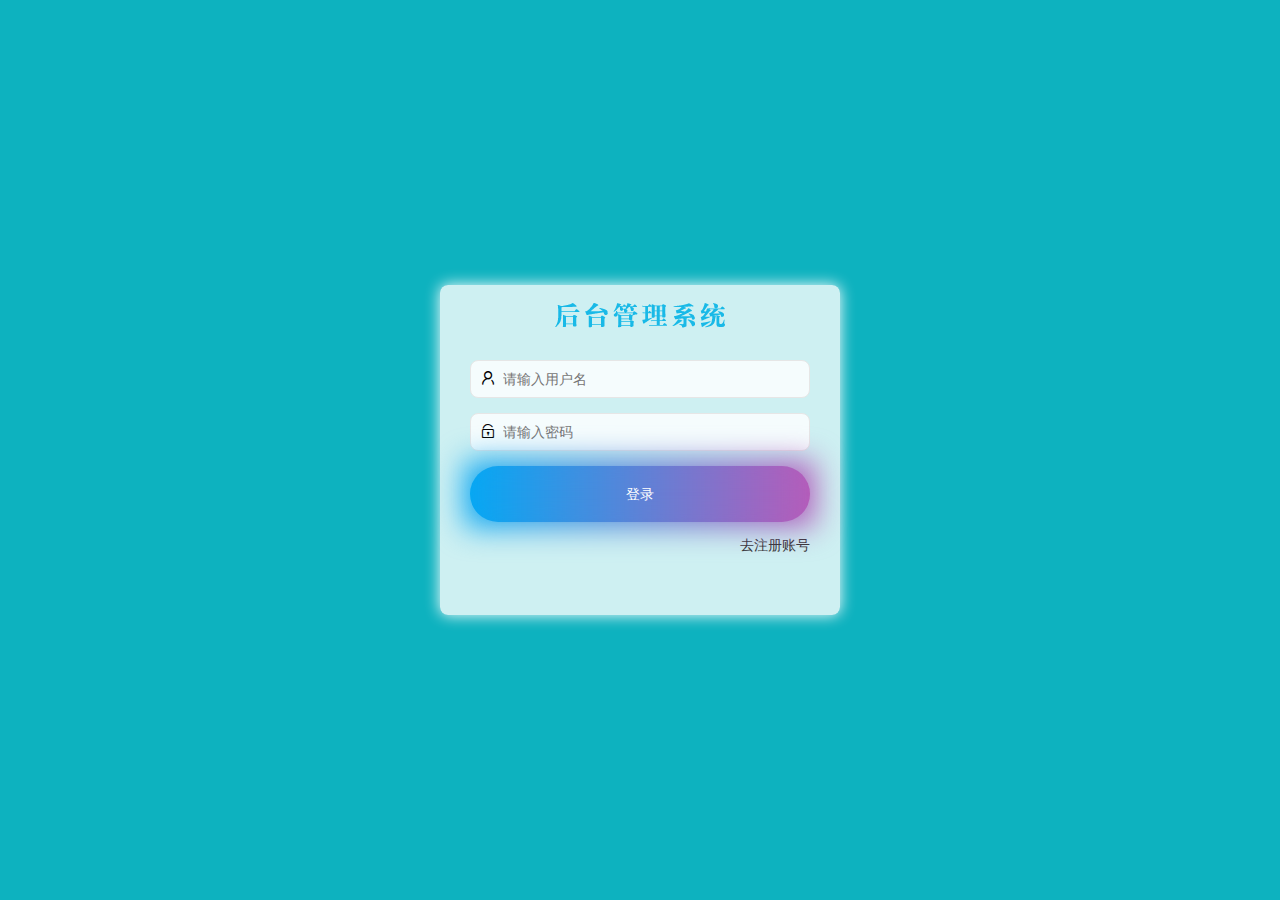
<file: login.html>
<!DOCTYPE html>
<html lang="en">
  <head>
    <meta charset="UTF-8" />
    <meta name="viewport" content="width=device-width, initial-scale=1.0" />
    <title>大事件-登录/注册</title>
    <!-- 导入 LayUI 的样式 -->
    <link rel="stylesheet" href="./assets/lib/layui/css/layui.css">
    <link rel="stylesheet" href="./assets/css/login.css">
    <!-- 导入自己的样式表 -->
  </head>
  <body>
    <div class="logo_Regbox">
      <div class="logo_title"></div>
      <div class="logo_box">
          <form class="layui-form" id="form_reg">
            <div class="layui-form-item">
              <i class="layui-icon layui-icon-username"></i>
              <input type="text" name="username" required lay-verify="required" placeholder="请输入用户名" autocomplete="off" class="layui-input" />
            </div>
            <!-- 密码 -->
            <div class="layui-form-item">
              <i class="layui-icon layui-icon-password"></i>
              <input type="password" name="password" required lay-verify="required|pwd" placeholder="请输入密码" autocomplete="off" class="layui-input" />
            </div>
            <div class="layui-form-item">
              <i class="layui-icon layui-icon-password"></i>
              <input type="password" name="passwords" required lay-verify="required|repwd" placeholder="请输入密码" autocomplete="off" class="layui-input" />
            </div>
            <!-- 登录按钮 -->
            <div class="layui-form-item">
              <!-- 注意：表单提交按钮和普通按钮的区别，就是 lay-submit 属性 -->
              <button class="layui-btn layui-btn-fluid layui-btn-normal" lay-submit>注册按钮</button>
            </div>
            <div class="layui-form-item links">
              <a href="javascript:;" id="link_login">去登陆</a>
            </div> 
          </form>
        <form class="layui-form" id="form_login">
          <div class="layui-form-item">
            <i class="layui-icon layui-icon-username"></i>
            <input type="text" name="username" required lay-verify="required" placeholder="请输入用户名" autocomplete="off" class="layui-input" />
          </div>
          <!-- 密码 -->
          <div class="layui-form-item">
            <i class="layui-icon layui-icon-password"></i>
            <input type="password" name="password" required lay-verify="required|pwd" placeholder="请输入密码" autocomplete="off" class="layui-input" />
          </div>
          <!-- 登录按钮 -->
          <div class="layui-form-item">
            <!-- 注意：表单提交按钮和普通按钮的区别，就是 lay-submit 属性 -->
            <button class="layui-btn layui-btn-fluid layui-btn-normal" lay-submit id="">登录</button>
          </div>
          <div class="layui-form-item links">
            <a href="javascript:;" id="link_reg">去注册账号</a>
          </div> 
        </form>
      </div>
    </div>
  </body>
 
  <script src="/assets/lib/layui/layui.all.js"></script>
  <script src="/assets/lib/jquery.js"></script>
  <script>
  // $('#form_login').submit(function(e) {
  //   e.preventDefault()
  //   console.log(111);
  // })
  </script>
  <script src="/assets/js/baseAPI.js"></script>
  <script src="/assets/js/login.js"></script>
</html>
</file>
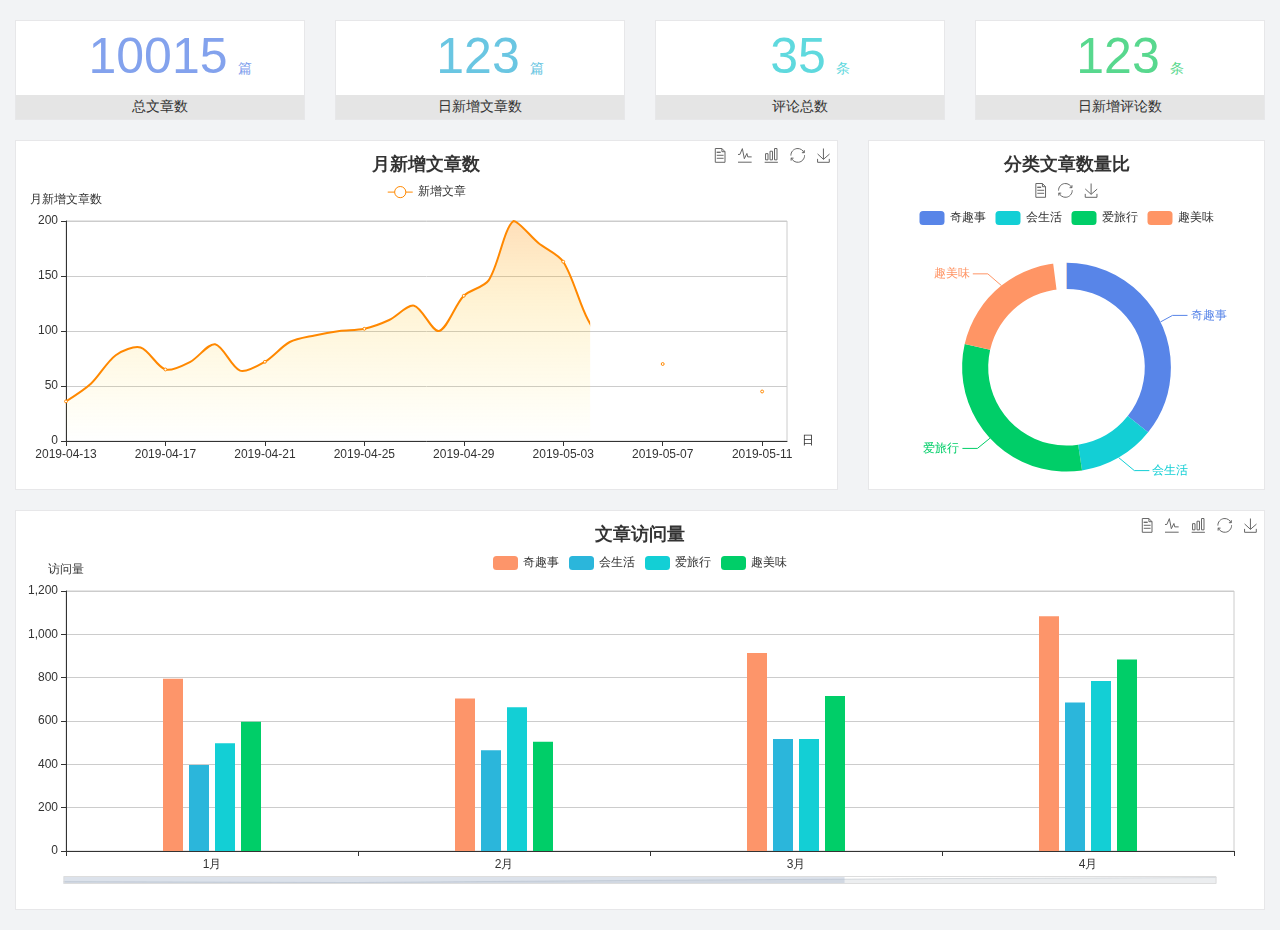
<file: home/dashboard.html>
<!DOCTYPE html>
<html lang="en">

<head>
  <meta charset="UTF-8">
  <meta name="viewport" content="width=device-width, initial-scale=1.0">
  <meta http-equiv="X-UA-Compatible" content="ie=edge">
  <title>图表统计</title>
  <link rel="stylesheet" href="../../assets/lib/bootstrap.css" />
  <link rel="stylesheet" href="../../assets/lib/main.css" />
  <script src="../../assets/lib/jquery.js"></script>
  <script type="text/javascript" src="../../assets/lib/echarts.min.js"></script>
</head>

<body>
  <div class="container-fluid">
    <div class="row spannel_list">
      <div class="col-sm-3 col-xs-6">
        <div class="spannel">
          <em>10015</em><span>篇</span>
          <b>总文章数</b>
        </div>
      </div>
      <div class="col-sm-3 col-xs-6">
        <div class="spannel scolor01">
          <em>123</em><span>篇</span>
          <b>日新增文章数</b>
        </div>
      </div>
      <div class="col-sm-3 col-xs-6">
        <div class="spannel scolor02">
          <em>35</em><span>条</span>
          <b>评论总数</b>
        </div>
      </div>
      <div class="col-sm-3 col-xs-6">
        <div class="spannel scolor03">
          <em>123</em><span>条</span>
          <b>日新增评论数</b>
        </div>
      </div>
    </div>
  </div>

  <div class="container-fluid">
    <div class="row curve-pie">
      <div class="col-lg-8 col-md-8">
        <div class="gragh_pannel" id="curve_show"></div>
      </div>
      <div class="col-lg-4 col-md-4">
        <div class="gragh_pannel" id="pie_show"></div>
      </div>
    </div>
  </div>

  <div class="container-fluid">
    <div class="column_pannel" id="column_show"></div>
  </div>

  <script>
    var oChart = echarts.init(document.getElementById('curve_show'));
    var aList_all = [
      { 'count': 36, 'date': '2019-04-13' },
      { 'count': 52, 'date': '2019-04-14' },
      { 'count': 78, 'date': '2019-04-15' },
      { 'count': 85, 'date': '2019-04-16' },
      { 'count': 65, 'date': '2019-04-17' },
      { 'count': 72, 'date': '2019-04-18' },
      { 'count': 88, 'date': '2019-04-19' },
      { 'count': 64, 'date': '2019-04-20' },
      { 'count': 72, 'date': '2019-04-21' },
      { 'count': 90, 'date': '2019-04-22' },
      { 'count': 96, 'date': '2019-04-23' },
      { 'count': 100, 'date': '2019-04-24' },
      { 'count': 102, 'date': '2019-04-25' },
      { 'count': 110, 'date': '2019-04-26' },
      { 'count': 123, 'date': '2019-04-27' },
      { 'count': 100, 'date': '2019-04-28' },
      { 'count': 132, 'date': '2019-04-29' },
      { 'count': 146, 'date': '2019-04-30' },
      { 'count': 200, 'date': '2019-05-01' },
      { 'count': 180, 'date': '2019-05-02' },
      { 'count': 163, 'date': '2019-05-03' },
      { 'count': 110, 'date': '2019-05-04' },
      { 'count': 80, 'date': '2019-05-05' },
      { 'count': 82, 'date': '2019-05-06' },
      { 'count': 70, 'date': '2019-05-07' },
      { 'count': 65, 'date': '2019-05-08' },
      { 'count': 54, 'date': '2019-05-09' },
      { 'count': 40, 'date': '2019-05-10' },
      { 'count': 45, 'date': '2019-05-11' },
      { 'count': 38, 'date': '2019-05-12' },
    ];

    let aCount = [];
    let aDate = [];

    for (var i = 0; i < aList_all.length; i++) {
      aCount.push(aList_all[i].count);
      aDate.push(aList_all[i].date);
    }

    var chartopt = {
      title: {
        text: '月新增文章数',
        left: 'center',
        top: '10'
      },
      tooltip: {
        trigger: 'axis'
      },
      legend: {
        data: ['新增文章'],
        top: '40'
      },
      toolbox: {
        show: true,
        feature: {
          mark: { show: true },
          dataView: { show: true, readOnly: false },
          magicType: { show: true, type: ['line', 'bar'] },
          restore: { show: true },
          saveAsImage: { show: true }
        }
      },
      calculable: true,
      xAxis: [
        {
          name: '日',
          type: 'category',
          boundaryGap: false,
          data: aDate
        }
      ],
      yAxis: [
        {
          name: '月新增文章数',
          type: 'value'
        }
      ],
      series: [
        {
          name: '新增文章',
          type: 'line',
          smooth: true,
          itemStyle: { normal: { areaStyle: { type: 'default' }, color: '#f80' }, lineStyle: { color: '#f80' } },
          data: aCount
        }],
      areaStyle: {
        normal: {
          color: new echarts.graphic.LinearGradient(0, 0, 0, 1, [{
            offset: 0,
            color: 'rgba(255,136,0,0.39)'
          }, {
            offset: .34,
            color: 'rgba(255,180,0,0.25)'
          }, {
            offset: 1,
            color: 'rgba(255,222,0,0.00)'
          }])

        }
      },
      grid: {
        show: true,
        x: 50,
        x2: 50,
        y: 80,
        height: 220
      }
    };

    oChart.setOption(chartopt);


    var oPie = echarts.init(document.getElementById('pie_show'));
    var oPieopt =
    {
      title: {
        top: 10,
        text: '分类文章数量比',
        x: 'center'
      },
      tooltip: {
        trigger: 'item',
        formatter: "{a} <br/>{b} : {c} ({d}%)"
      },
      color: ['#5885e8', '#13cfd5', '#00ce68', '#ff9565'],
      legend: {
        x: 'center',
        top: 65,
        data: ['奇趣事', '会生活', '爱旅行', '趣美味']
      },
      toolbox: {
        show: true,
        x: 'center',
        top: 35,
        feature: {
          mark: { show: true },
          dataView: { show: true, readOnly: false },
          magicType: {
            show: true,
            type: ['pie', 'funnel'],
            option: {
              funnel: {
                x: '25%',
                width: '50%',
                funnelAlign: 'left',
                max: 1548
              }
            }
          },
          restore: { show: true },
          saveAsImage: { show: true }
        }
      },
      calculable: true,
      series: [
        {
          name: '访问来源',
          type: 'pie',
          radius: ['45%', '60%'],
          center: ['50%', '65%'],
          data: [
            { value: 300, name: '奇趣事' },
            { value: 100, name: '会生活' },
            { value: 260, name: '爱旅行' },
            { value: 180, name: '趣美味' }
          ]
        }
      ]
    };
    oPie.setOption(oPieopt);



    var oColumn = this.echarts.init(document.getElementById('column_show'));
    var oColumnopt =
    {
      title: {
        text: '文章访问量',
        left: 'center',
        top: '10'
      },
      tooltip: {
        trigger: 'axis'
      },
      legend: {
        data: ['奇趣事', '会生活', '爱旅行', '趣美味'],
        top: '40'
      },
      toolbox: {
        show: true,
        feature: {
          mark: { show: true },
          dataView: { show: true, readOnly: false },
          magicType: { show: true, type: ['line', 'bar'] },
          restore: { show: true },
          saveAsImage: { show: true }
        }
      },
      calculable: true,
      xAxis: [
        {
          type: 'category',
          data: ['1月', '2月', '3月', '4月', '5月']
        }
      ],
      yAxis: [
        {
          name: '访问量',
          type: 'value'
        }
      ],
      series: [
        {
          name: '奇趣事',
          type: 'bar',
          barWidth: 20,
          itemStyle: {
            normal: { areaStyle: { type: 'default' }, color: '#fd956a' }
          },
          data: [800, 708, 920, 1090, 1200]
        },
        {
          name: '会生活',
          type: 'bar',
          barWidth: 20,
          itemStyle: {
            normal: { areaStyle: { type: 'default' }, color: '#2bb6db' }
          },
          data: [400, 468, 520, 690, 800]
        },
        {
          name: '爱旅行',
          type: 'bar',
          barWidth: 20,
          itemStyle: {
            normal: { areaStyle: { type: 'default' }, color: '#13cfd5' }
          },
          data: [500, 668, 520, 790, 900]
        },
        {
          name: '趣美味',
          type: 'bar',
          barWidth: 20,
          itemStyle: {
            normal: { areaStyle: { type: 'default' }, color: '#00ce68' }
          },
          data: [600, 508, 720, 890, 1000]
        }
      ],
      grid: {
        show: true,
        x: 50,
        x2: 30,
        y: 80,
        height: 260
      },
      dataZoom: [//给x轴设置滚动条
        {
          start: 0,//默认为0
          end: 100 - 1000 / 31,//默认为100
          type: 'slider',
          show: true,
          xAxisIndex: [0],
          handleSize: 0,//滑动条的 左右2个滑动条的大小
          height: 8,//组件高度
          left: 45, //左边的距离
          right: 50,//右边的距离
          bottom: 26,//右边的距离
          handleColor: '#ddd',//h滑动图标的颜色
          handleStyle: {
            borderColor: "#cacaca",
            borderWidth: "1",
            shadowBlur: 2,
            background: "#ddd",
            shadowColor: "#ddd",
          }
        }]
    };
    oColumn.setOption(oColumnopt);
  </script>
</body>

</html>
</file>
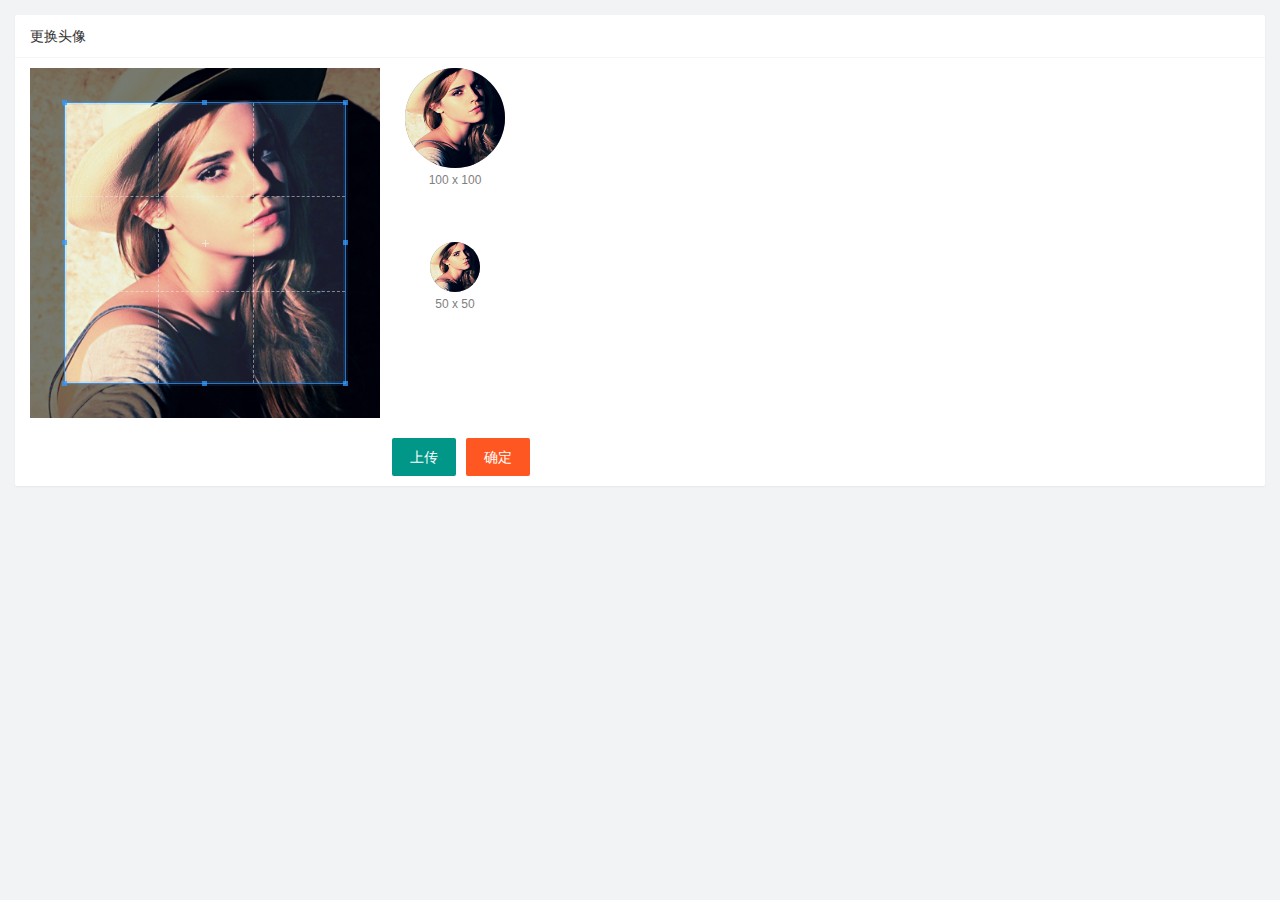
<file: user/user_avatar.html>
<!DOCTYPE html>
<html lang="en">
  <head>
    <meta charset="UTF-8" />
    <meta name="viewport" content="width=device-width, initial-scale=1.0" />
    <title>Document</title>
    <link rel="stylesheet" href="/assets/lib/layui/css/layui.css" />
    <link rel="stylesheet" href="/assets/lib/cropper/cropper.css" />
    <link rel="stylesheet" href="/assets/css/user/user_avatar.css" />
  </head>
  <body>
    <!-- 卡片区域 -->
    <div class="layui-card">
      <div class="layui-card-header">更换头像</div>
      <div class="layui-card-body">
        <!-- 第一行的图片裁剪和预览区域 -->
        <div class="row1">
          <!-- 图片裁剪区域 -->
          <div class="cropper-box">
            <!-- 这个 img 标签很重要，将来会把它初始化为裁剪区域 -->
            <img id="image" src="/assets/images/sample.jpg" />
          </div>
          <!-- 图片的预览区域 -->
          <div class="preview-box">
            <div>
              <!-- 宽高为 100px 的预览区域 -->
              <div class="img-preview w100"></div>
              <p class="size">100 x 100</p>
            </div>
            <div>
              <!-- 宽高为 50px 的预览区域 -->
              <div class="img-preview w50"></div>
              <p class="size">50 x 50</p>
            </div>
          </div>
        </div>

        <!-- 第二行的按钮区域 -->
        <div class="row2">
          <!-- 通过 accept 属性，可以指定，允许用户选择什么类型的文件 -->
          <input type="file" id="file" accept="image/png,image/jpeg" />
          <button type="button" class="layui-btn" id="btnChooseImage">上传</button>
          <button type="button" class="layui-btn layui-btn-danger" id="btnUpload">确定</button>
        </div>
      </div>
    </div>

    <script src="/assets/lib/layui/layui.all.js"></script>
    <script src="/assets/lib/jquery.js"></script>
    <script src="/assets/lib/cropper/Cropper.js"></script>
    <script src="/assets/lib/cropper/jquery-cropper.js"></script>
    <script src="/assets/js/baseAPI.js"></script>
    <script src="/assets/js/user/user_avatar.js"></script>
  </body>
</html>
</file>
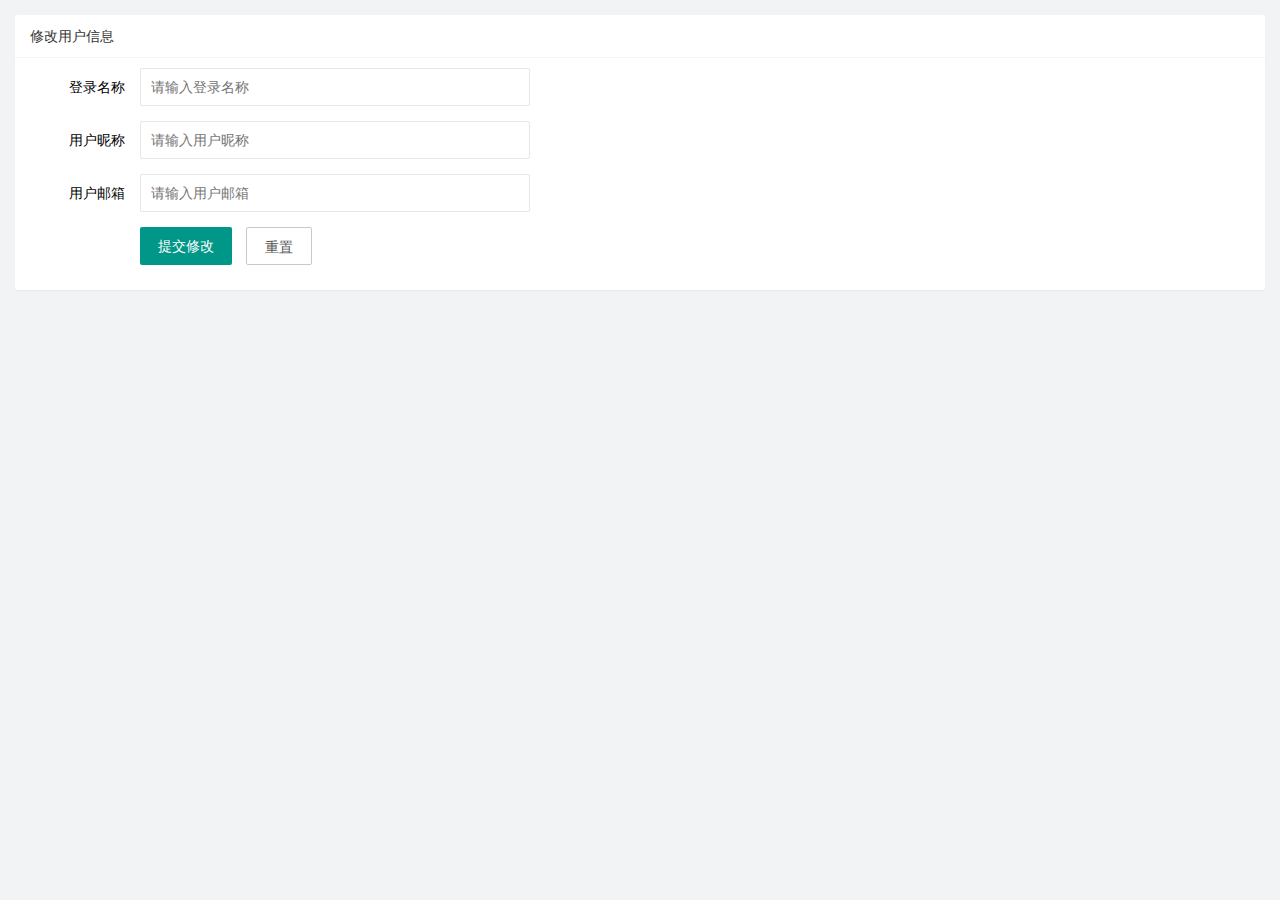
<file: user/user_info.html>
<!DOCTYPE html>
<html lang="en">
  <head>
    <meta charset="UTF-8" />
    <meta name="viewport" content="width=device-width, initial-scale=1.0" />
    <title>Document</title>
    <!-- 导入 layui 的样式 -->
    <link rel="stylesheet" href="/assets/lib/layui/css/layui.css" />
    <!-- 导入自己的样式 -->
    <link rel="stylesheet" href="/assets/css/user/user_info.css" />
  </head>
  <body>
    <!-- 卡片区域 -->
    <div class="layui-card">
      <div class="layui-card-header">修改用户信息</div>
      <div class="layui-card-body">
        <!-- form 表单区域 -->
        <form class="layui-form" lay-filter="formUserInfo">
          <!-- 这是隐藏域 -->
          <input type="hidden" name="id" value="" />
          <div class="layui-form-item">
            <label class="layui-form-label">登录名称</label>
            <div class="layui-input-block">
              <input type="text" name="username" required lay-verify="required" placeholder="请输入登录名称" autocomplete="off" class="layui-input" readonly />
            </div>
          </div>
          <div class="layui-form-item">
            <label class="layui-form-label">用户昵称</label>
            <div class="layui-input-block">
              <input type="text" name="nickname" required lay-verify="required|nickname" placeholder="请输入用户昵称" autocomplete="off" class="layui-input" />
            </div>
          </div>
          <div class="layui-form-item">
            <label class="layui-form-label">用户邮箱</label>
            <div class="layui-input-block">
              <input type="text" name="email" required lay-verify="required|email" placeholder="请输入用户邮箱" autocomplete="off" class="layui-input" />
            </div>
          </div>
          <div class="layui-form-item">
            <div class="layui-input-block">
              <button class="layui-btn" lay-submit lay-filter="formDemo">提交修改</button>
              <button type="reset" class="layui-btn layui-btn-primary" id="btnReset">重置</button>
            </div>
          </div>
        </form>
      </div>
    </div>

    <!-- 导入 layui 的 js -->
    <script src="/assets/lib/layui/layui.all.js"></script>
    <!-- 导入 jquery -->
    <script src="/assets/lib/jquery.js"></script>
    <!-- 导入 baseAPI -->
    <script src="/assets/js/baseAPI.js"></script>
    <!-- 导入自己的 js -->
    <script src="/assets/js/user/user_info.js"></script>
  </body>
</html>
</file>
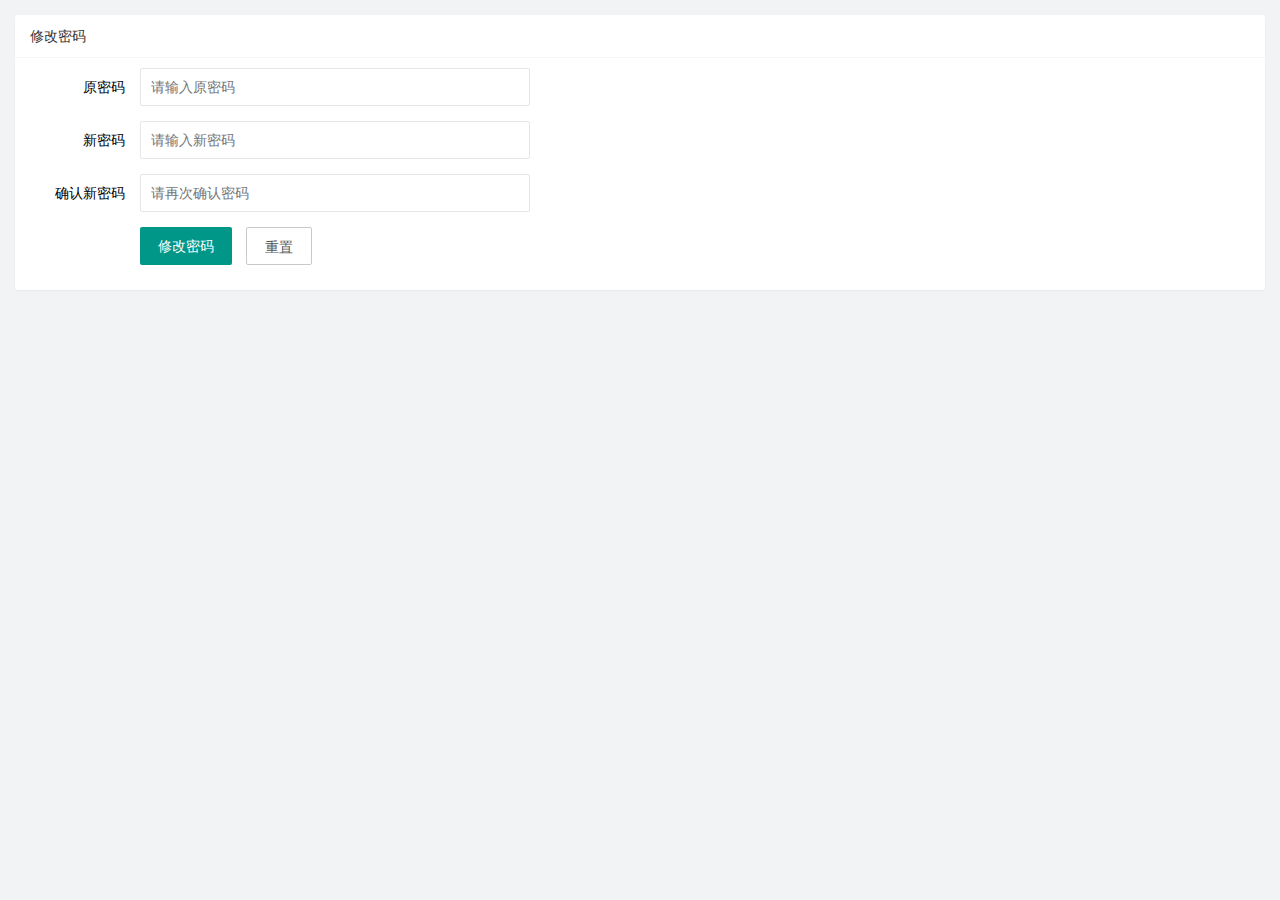
<file: user/user_pwd.html>
<!DOCTYPE html>
<html lang="en">
  <head>
    <meta charset="UTF-8" />
    <meta name="viewport" content="width=device-width, initial-scale=1.0" />
    <title>Document</title>
    <link rel="stylesheet" href="/assets/lib/layui/css/layui.css" />
    <link rel="stylesheet" href="/assets/css/user/user_pwd.css" />
  </head>
  <body>
    <!-- 卡片区域 -->
    <div class="layui-card">
      <div class="layui-card-header">修改密码</div>
      <div class="layui-card-body">
        <form class="layui-form">
          <div class="layui-form-item">
            <label class="layui-form-label">原密码</label>
            <div class="layui-input-block">
              <input type="password" name="oldPwd" required lay-verify="required|pwd" placeholder="请输入原密码" autocomplete="off" class="layui-input" />
            </div>
          </div>
          <div class="layui-form-item">
            <label class="layui-form-label">新密码</label>
            <div class="layui-input-block">
              <input type="password" name="newPwd" required lay-verify="required|pwd|samePwd" placeholder="请输入新密码" autocomplete="off" class="layui-input" />
            </div>
          </div>
          <div class="layui-form-item">
            <label class="layui-form-label">确认新密码</label>
            <div class="layui-input-block">
              <input type="password" name="rePwd" required lay-verify="required|pwd|rePwd" placeholder="请再次确认密码" autocomplete="off" class="layui-input" />
            </div>
          </div>
          <div class="layui-form-item">
            <div class="layui-input-block">
              <button class="layui-btn" lay-submit lay-filter="formDemo">修改密码</button>
              <button type="reset" class="layui-btn layui-btn-primary">重置</button>
            </div>
          </div>
        </form>
      </div>
    </div>

    <!-- 导入 layui 的 js -->
    <script src="/assets/lib/layui/layui.all.js"></script>
    <!-- 导入 jQuery -->
    <script src="/assets/lib/jquery.js"></script>
    <!-- 导入 baseAPI -->
    <script src="/assets/js/baseAPI.js"></script>
    <!-- 导入自己的 js -->
    <script src="/assets/js/user/user_pwd.js"></script>
  </body>
</html>
</file>
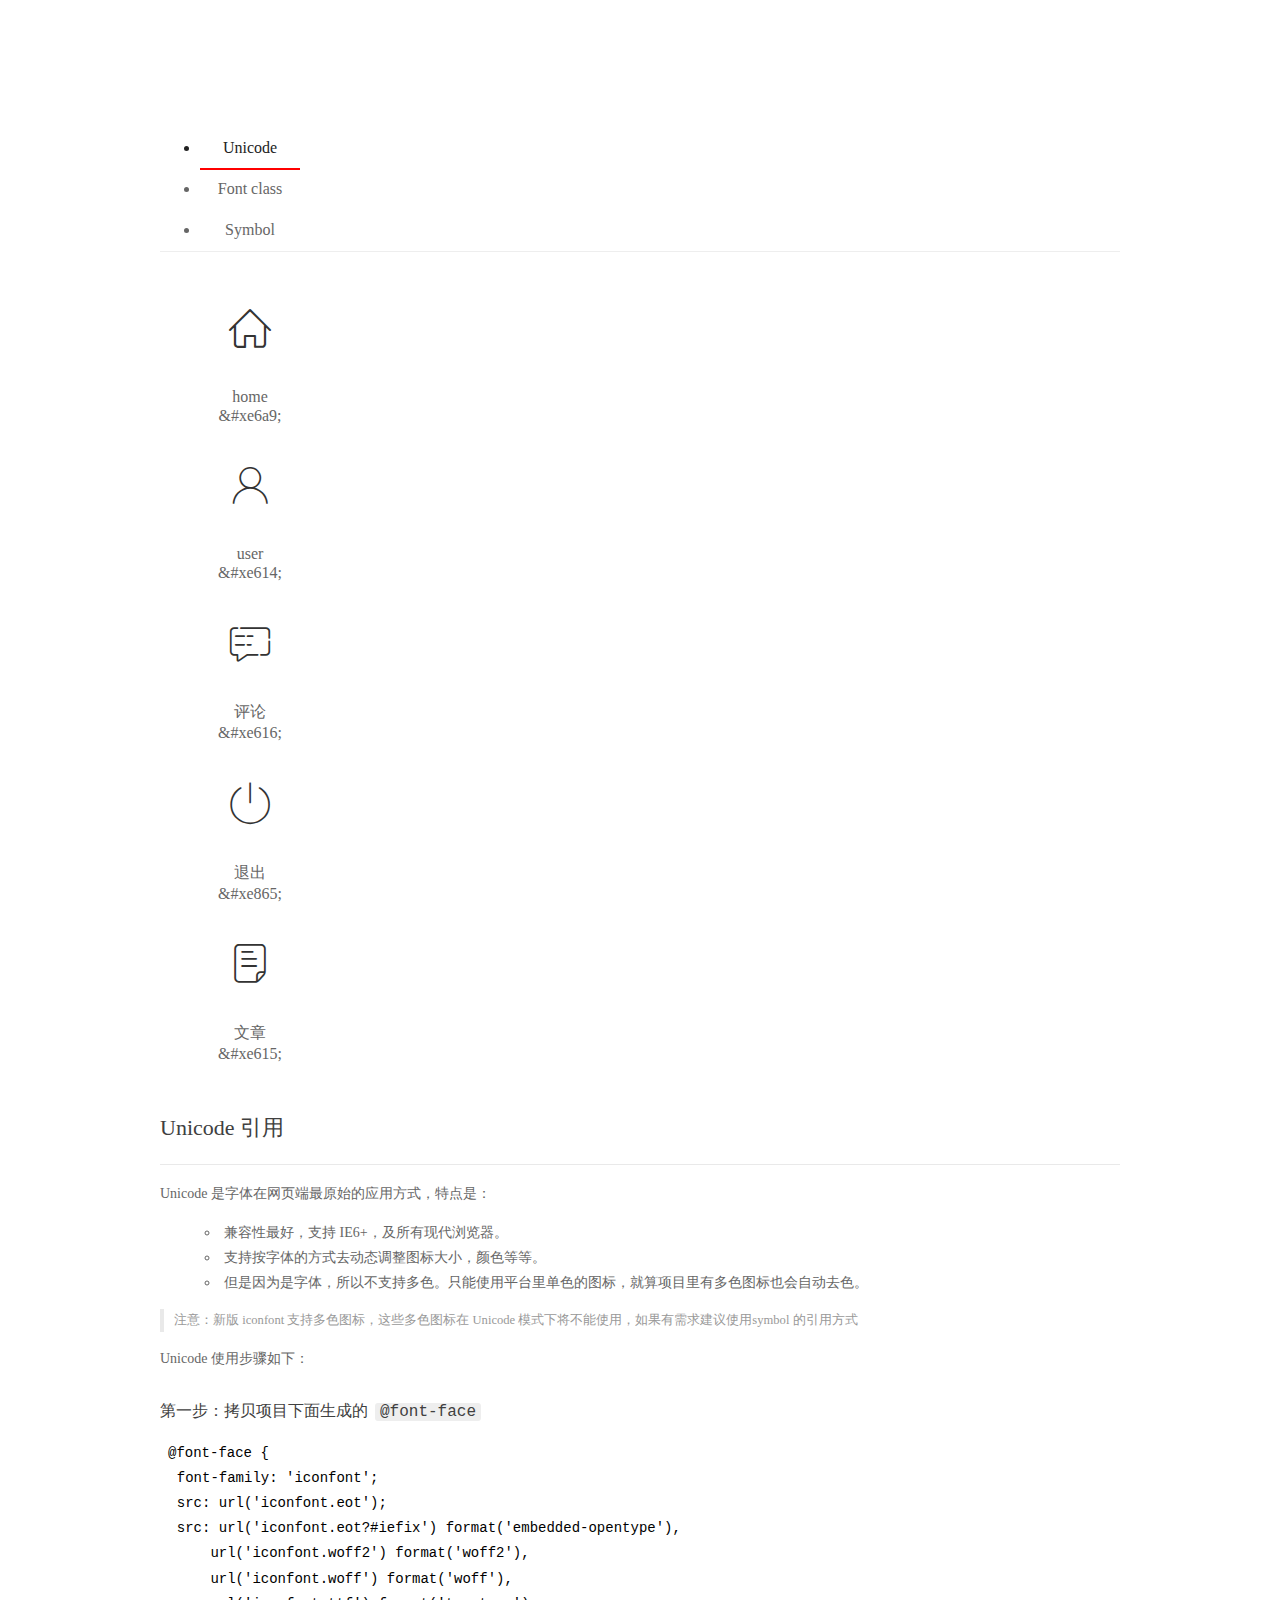
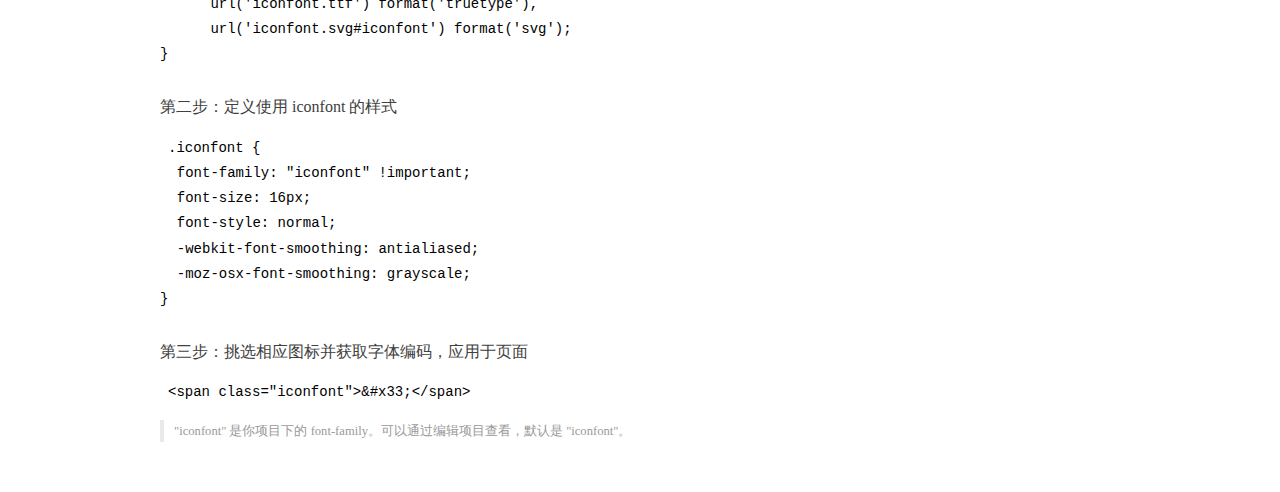
<file: assets/fonts/demo_index.html>
<!DOCTYPE html>
<html>
<head>
  <meta charset="utf-8"/>
  <title>IconFont Demo</title>
  <link rel="shortcut icon" href="https://gtms04.alicdn.com/tps/i4/TB1_oz6GVXXXXaFXpXXJDFnIXXX-64-64.ico" type="image/x-icon"/>
  <link rel="stylesheet" href="https://g.alicdn.com/thx/cube/1.3.2/cube.min.css">
  <link rel="stylesheet" href="demo.css">
  <link rel="stylesheet" href="iconfont.css">
  <script src="iconfont.js"></script>
  <!-- jQuery -->
  <script src="https://a1.alicdn.com/oss/uploads/2018/12/26/7bfddb60-08e8-11e9-9b04-53e73bb6408b.js"></script>
  <!-- 代码高亮 -->
  <script src="https://a1.alicdn.com/oss/uploads/2018/12/26/a3f714d0-08e6-11e9-8a15-ebf944d7534c.js"></script>
</head>
<body>
  <div class="main">
    <h1 class="logo"><a href="https://www.iconfont.cn/" title="iconfont 首页" target="_blank">&#xe86b;</a></h1>
    <div class="nav-tabs">
      <ul id="tabs" class="dib-box">
        <li class="dib active"><span>Unicode</span></li>
        <li class="dib"><span>Font class</span></li>
        <li class="dib"><span>Symbol</span></li>
      </ul>
      
    </div>
    <div class="tab-container">
      <div class="content unicode" style="display: block;">
          <ul class="icon_lists dib-box">
          
            <li class="dib">
              <span class="icon iconfont">&#xe6a9;</span>
                <div class="name">home</div>
                <div class="code-name">&amp;#xe6a9;</div>
              </li>
          
            <li class="dib">
              <span class="icon iconfont">&#xe614;</span>
                <div class="name">user</div>
                <div class="code-name">&amp;#xe614;</div>
              </li>
          
            <li class="dib">
              <span class="icon iconfont">&#xe616;</span>
                <div class="name">评论</div>
                <div class="code-name">&amp;#xe616;</div>
              </li>
          
            <li class="dib">
              <span class="icon iconfont">&#xe865;</span>
                <div class="name">退出</div>
                <div class="code-name">&amp;#xe865;</div>
              </li>
          
            <li class="dib">
              <span class="icon iconfont">&#xe615;</span>
                <div class="name">文章</div>
                <div class="code-name">&amp;#xe615;</div>
              </li>
          
          </ul>
          <div class="article markdown">
          <h2 id="unicode-">Unicode 引用</h2>
          <hr>

          <p>Unicode 是字体在网页端最原始的应用方式，特点是：</p>
          <ul>
            <li>兼容性最好，支持 IE6+，及所有现代浏览器。</li>
            <li>支持按字体的方式去动态调整图标大小，颜色等等。</li>
            <li>但是因为是字体，所以不支持多色。只能使用平台里单色的图标，就算项目里有多色图标也会自动去色。</li>
          </ul>
          <blockquote>
            <p>注意：新版 iconfont 支持多色图标，这些多色图标在 Unicode 模式下将不能使用，如果有需求建议使用symbol 的引用方式</p>
          </blockquote>
          <p>Unicode 使用步骤如下：</p>
          <h3 id="-font-face">第一步：拷贝项目下面生成的 <code>@font-face</code></h3>
<pre><code class="language-css"
>@font-face {
  font-family: 'iconfont';
  src: url('iconfont.eot');
  src: url('iconfont.eot?#iefix') format('embedded-opentype'),
      url('iconfont.woff2') format('woff2'),
      url('iconfont.woff') format('woff'),
      url('iconfont.ttf') format('truetype'),
      url('iconfont.svg#iconfont') format('svg');
}
</code></pre>
          <h3 id="-iconfont-">第二步：定义使用 iconfont 的样式</h3>
<pre><code class="language-css"
>.iconfont {
  font-family: "iconfont" !important;
  font-size: 16px;
  font-style: normal;
  -webkit-font-smoothing: antialiased;
  -moz-osx-font-smoothing: grayscale;
}
</code></pre>
          <h3 id="-">第三步：挑选相应图标并获取字体编码，应用于页面</h3>
<pre>
<code class="language-html"
>&lt;span class="iconfont"&gt;&amp;#x33;&lt;/span&gt;
</code></pre>
          <blockquote>
            <p>"iconfont" 是你项目下的 font-family。可以通过编辑项目查看，默认是 "iconfont"。</p>
          </blockquote>
          </div>
      </div>
      <div class="content font-class">
        <ul class="icon_lists dib-box">
          
          <li class="dib">
            <span class="icon iconfont icon-home"></span>
            <div class="name">
              home
            </div>
            <div class="code-name">.icon-home
            </div>
          </li>
          
          <li class="dib">
            <span class="icon iconfont icon-user"></span>
            <div class="name">
              user
            </div>
            <div class="code-name">.icon-user
            </div>
          </li>
          
          <li class="dib">
            <span class="icon iconfont icon-pinglun"></span>
            <div class="name">
              评论
            </div>
            <div class="code-name">.icon-pinglun
            </div>
          </li>
          
          <li class="dib">
            <span class="icon iconfont icon-tuichu"></span>
            <div class="name">
              退出
            </div>
            <div class="code-name">.icon-tuichu
            </div>
          </li>
          
          <li class="dib">
            <span class="icon iconfont icon-16"></span>
            <div class="name">
              文章
            </div>
            <div class="code-name">.icon-16
            </div>
          </li>
          
        </ul>
        <div class="article markdown">
        <h2 id="font-class-">font-class 引用</h2>
        <hr>

        <p>font-class 是 Unicode 使用方式的一种变种，主要是解决 Unicode 书写不直观，语意不明确的问题。</p>
        <p>与 Unicode 使用方式相比，具有如下特点：</p>
        <ul>
          <li>兼容性良好，支持 IE8+，及所有现代浏览器。</li>
          <li>相比于 Unicode 语意明确，书写更直观。可以很容易分辨这个 icon 是什么。</li>
          <li>因为使用 class 来定义图标，所以当要替换图标时，只需要修改 class 里面的 Unicode 引用。</li>
          <li>不过因为本质上还是使用的字体，所以多色图标还是不支持的。</li>
        </ul>
        <p>使用步骤如下：</p>
        <h3 id="-fontclass-">第一步：引入项目下面生成的 fontclass 代码：</h3>
<pre><code class="language-html">&lt;link rel="stylesheet" href="./iconfont.css"&gt;
</code></pre>
        <h3 id="-">第二步：挑选相应图标并获取类名，应用于页面：</h3>
<pre><code class="language-html">&lt;span class="iconfont icon-xxx"&gt;&lt;/span&gt;
</code></pre>
        <blockquote>
          <p>"
            iconfont" 是你项目下的 font-family。可以通过编辑项目查看，默认是 "iconfont"。</p>
        </blockquote>
      </div>
      </div>
      <div class="content symbol">
          <ul class="icon_lists dib-box">
          
            <li class="dib">
                <svg class="icon svg-icon" aria-hidden="true">
                  <use xlink:href="#icon-home"></use>
                </svg>
                <div class="name">home</div>
                <div class="code-name">#icon-home</div>
            </li>
          
            <li class="dib">
                <svg class="icon svg-icon" aria-hidden="true">
                  <use xlink:href="#icon-user"></use>
                </svg>
                <div class="name">user</div>
                <div class="code-name">#icon-user</div>
            </li>
          
            <li class="dib">
                <svg class="icon svg-icon" aria-hidden="true">
                  <use xlink:href="#icon-pinglun"></use>
                </svg>
                <div class="name">评论</div>
                <div class="code-name">#icon-pinglun</div>
            </li>
          
            <li class="dib">
                <svg class="icon svg-icon" aria-hidden="true">
                  <use xlink:href="#icon-tuichu"></use>
                </svg>
                <div class="name">退出</div>
                <div class="code-name">#icon-tuichu</div>
            </li>
          
            <li class="dib">
                <svg class="icon svg-icon" aria-hidden="true">
                  <use xlink:href="#icon-16"></use>
                </svg>
                <div class="name">文章</div>
                <div class="code-name">#icon-16</div>
            </li>
          
          </ul>
          <div class="article markdown">
          <h2 id="symbol-">Symbol 引用</h2>
          <hr>

          <p>这是一种全新的使用方式，应该说这才是未来的主流，也是平台目前推荐的用法。相关介绍可以参考这篇<a href="">文章</a>
            这种用法其实是做了一个 SVG 的集合，与另外两种相比具有如下特点：</p>
          <ul>
            <li>支持多色图标了，不再受单色限制。</li>
            <li>通过一些技巧，支持像字体那样，通过 <code>font-size</code>, <code>color</code> 来调整样式。</li>
            <li>兼容性较差，支持 IE9+，及现代浏览器。</li>
            <li>浏览器渲染 SVG 的性能一般，还不如 png。</li>
          </ul>
          <p>使用步骤如下：</p>
          <h3 id="-symbol-">第一步：引入项目下面生成的 symbol 代码：</h3>
<pre><code class="language-html">&lt;script src="./iconfont.js"&gt;&lt;/script&gt;
</code></pre>
          <h3 id="-css-">第二步：加入通用 CSS 代码（引入一次就行）：</h3>
<pre><code class="language-html">&lt;style&gt;
.icon {
  width: 1em;
  height: 1em;
  vertical-align: -0.15em;
  fill: currentColor;
  overflow: hidden;
}
&lt;/style&gt;
</code></pre>
          <h3 id="-">第三步：挑选相应图标并获取类名，应用于页面：</h3>
<pre><code class="language-html">&lt;svg class="icon" aria-hidden="true"&gt;
  &lt;use xlink:href="#icon-xxx"&gt;&lt;/use&gt;
&lt;/svg&gt;
</code></pre>
          </div>
      </div>

    </div>
  </div>
  <script>
  $(document).ready(function () {
      $('.tab-container .content:first').show()

      $('#tabs li').click(function (e) {
        var tabContent = $('.tab-container .content')
        var index = $(this).index()

        if ($(this).hasClass('active')) {
          return
        } else {
          $('#tabs li').removeClass('active')
          $(this).addClass('active')

          tabContent.hide().eq(index).fadeIn()
        }
      })
    })
  </script>
</body>
</html>
</file>
<file: assets/lib/layui/css/layui.css>
/** layui-v2.5.5 MIT License By https://www.layui.com */
 .layui-inline,img{display:inline-block;vertical-align:middle}h1,h2,h3,h4,h5,h6{font-weight:400}.layui-edge,.layui-header,.layui-inline,.layui-main{position:relative}.layui-body,.layui-edge,.layui-elip{overflow:hidden}.layui-btn,.layui-edge,.layui-inline,img{vertical-align:middle}.layui-btn,.layui-disabled,.layui-icon,.layui-unselect{-moz-user-select:none;-webkit-user-select:none;-ms-user-select:none}.layui-elip,.layui-form-checkbox span,.layui-form-pane .layui-form-label{text-overflow:ellipsis;white-space:nowrap}.layui-breadcrumb,.layui-tree-btnGroup{visibility:hidden}blockquote,body,button,dd,div,dl,dt,form,h1,h2,h3,h4,h5,h6,input,li,ol,p,pre,td,textarea,th,ul{margin:0;padding:0;-webkit-tap-highlight-color:rgba(0,0,0,0)}a:active,a:hover{outline:0}img{border:none}li{list-style:none}table{border-collapse:collapse;border-spacing:0}h4,h5,h6{font-size:100%}button,input,optgroup,option,select,textarea{font-family:inherit;font-size:inherit;font-style:inherit;font-weight:inherit;outline:0}pre{white-space:pre-wrap;white-space:-moz-pre-wrap;white-space:-pre-wrap;white-space:-o-pre-wrap;word-wrap:break-word}body{line-height:24px;font:14px Helvetica Neue,Helvetica,PingFang SC,Tahoma,Arial,sans-serif}hr{height:1px;margin:10px 0;border:0;clear:both}a{color:#333;text-decoration:none}a:hover{color:#777}a cite{font-style:normal;*cursor:pointer}.layui-border-box,.layui-border-box *{box-sizing:border-box}.layui-box,.layui-box *{box-sizing:content-box}.layui-clear{clear:both;*zoom:1}.layui-clear:after{content:'\20';clear:both;*zoom:1;display:block;height:0}.layui-inline{*display:inline;*zoom:1}.layui-edge{display:inline-block;width:0;height:0;border-width:6px;border-style:dashed;border-color:transparent}.layui-edge-top{top:-4px;border-bottom-color:#999;border-bottom-style:solid}.layui-edge-right{border-left-color:#999;border-left-style:solid}.layui-edge-bottom{top:2px;border-top-color:#999;border-top-style:solid}.layui-edge-left{border-right-color:#999;border-right-style:solid}.layui-disabled,.layui-disabled:hover{color:#d2d2d2!important;cursor:not-allowed!important}.layui-circle{border-radius:100%}.layui-show{display:block!important}.layui-hide{display:none!important}@font-face{font-family:layui-icon;src:url(../font/iconfont.eot?v=250);src:url(../font/iconfont.eot?v=250#iefix) format('embedded-opentype'),url(../font/iconfont.woff2?v=250) format('woff2'),url(../font/iconfont.woff?v=250) format('woff'),url(../font/iconfont.ttf?v=250) format('truetype'),url(../font/iconfont.svg?v=250#layui-icon) format('svg')}.layui-icon{font-family:layui-icon!important;font-size:16px;font-style:normal;-webkit-font-smoothing:antialiased;-moz-osx-font-smoothing:grayscale}.layui-icon-reply-fill:before{content:"\e611"}.layui-icon-set-fill:before{content:"\e614"}.layui-icon-menu-fill:before{content:"\e60f"}.layui-icon-search:before{content:"\e615"}.layui-icon-share:before{content:"\e641"}.layui-icon-set-sm:before{content:"\e620"}.layui-icon-engine:before{content:"\e628"}.layui-icon-close:before{content:"\1006"}.layui-icon-close-fill:before{content:"\1007"}.layui-icon-chart-screen:before{content:"\e629"}.layui-icon-star:before{content:"\e600"}.layui-icon-circle-dot:before{content:"\e617"}.layui-icon-chat:before{content:"\e606"}.layui-icon-release:before{content:"\e609"}.layui-icon-list:before{content:"\e60a"}.layui-icon-chart:before{content:"\e62c"}.layui-icon-ok-circle:before{content:"\1005"}.layui-icon-layim-theme:before{content:"\e61b"}.layui-icon-table:before{content:"\e62d"}.layui-icon-right:before{content:"\e602"}.layui-icon-left:before{content:"\e603"}.layui-icon-cart-simple:before{content:"\e698"}.layui-icon-face-cry:before{content:"\e69c"}.layui-icon-face-smile:before{content:"\e6af"}.layui-icon-survey:before{content:"\e6b2"}.layui-icon-tree:before{content:"\e62e"}.layui-icon-upload-circle:before{content:"\e62f"}.layui-icon-add-circle:before{content:"\e61f"}.layui-icon-download-circle:before{content:"\e601"}.layui-icon-templeate-1:before{content:"\e630"}.layui-icon-util:before{content:"\e631"}.layui-icon-face-surprised:before{content:"\e664"}.layui-icon-edit:before{content:"\e642"}.layui-icon-speaker:before{content:"\e645"}.layui-icon-down:before{content:"\e61a"}.layui-icon-file:before{content:"\e621"}.layui-icon-layouts:before{content:"\e632"}.layui-icon-rate-half:before{content:"\e6c9"}.layui-icon-add-circle-fine:before{content:"\e608"}.layui-icon-prev-circle:before{content:"\e633"}.layui-icon-read:before{content:"\e705"}.layui-icon-404:before{content:"\e61c"}.layui-icon-carousel:before{content:"\e634"}.layui-icon-help:before{content:"\e607"}.layui-icon-code-circle:before{content:"\e635"}.layui-icon-water:before{content:"\e636"}.layui-icon-username:before{content:"\e66f"}.layui-icon-find-fill:before{content:"\e670"}.layui-icon-about:before{content:"\e60b"}.layui-icon-location:before{content:"\e715"}.layui-icon-up:before{content:"\e619"}.layui-icon-pause:before{content:"\e651"}.layui-icon-date:before{content:"\e637"}.layui-icon-layim-uploadfile:before{content:"\e61d"}.layui-icon-delete:before{content:"\e640"}.layui-icon-play:before{content:"\e652"}.layui-icon-top:before{content:"\e604"}.layui-icon-friends:before{content:"\e612"}.layui-icon-refresh-3:before{content:"\e9aa"}.layui-icon-ok:before{content:"\e605"}.layui-icon-layer:before{content:"\e638"}.layui-icon-face-smile-fine:before{content:"\e60c"}.layui-icon-dollar:before{content:"\e659"}.layui-icon-group:before{content:"\e613"}.layui-icon-layim-download:before{content:"\e61e"}.layui-icon-picture-fine:before{content:"\e60d"}.layui-icon-link:before{content:"\e64c"}.layui-icon-diamond:before{content:"\e735"}.layui-icon-log:before{content:"\e60e"}.layui-icon-rate-solid:before{content:"\e67a"}.layui-icon-fonts-del:before{content:"\e64f"}.layui-icon-unlink:before{content:"\e64d"}.layui-icon-fonts-clear:before{content:"\e639"}.layui-icon-triangle-r:before{content:"\e623"}.layui-icon-circle:before{content:"\e63f"}.layui-icon-radio:before{content:"\e643"}.layui-icon-align-center:before{content:"\e647"}.layui-icon-align-right:before{content:"\e648"}.layui-icon-align-left:before{content:"\e649"}.layui-icon-loading-1:before{content:"\e63e"}.layui-icon-return:before{content:"\e65c"}.layui-icon-fonts-strong:before{content:"\e62b"}.layui-icon-upload:before{content:"\e67c"}.layui-icon-dialogue:before{content:"\e63a"}.layui-icon-video:before{content:"\e6ed"}.layui-icon-headset:before{content:"\e6fc"}.layui-icon-cellphone-fine:before{content:"\e63b"}.layui-icon-add-1:before{content:"\e654"}.layui-icon-face-smile-b:before{content:"\e650"}.layui-icon-fonts-html:before{content:"\e64b"}.layui-icon-form:before{content:"\e63c"}.layui-icon-cart:before{content:"\e657"}.layui-icon-camera-fill:before{content:"\e65d"}.layui-icon-tabs:before{content:"\e62a"}.layui-icon-fonts-code:before{content:"\e64e"}.layui-icon-fire:before{content:"\e756"}.layui-icon-set:before{content:"\e716"}.layui-icon-fonts-u:before{content:"\e646"}.layui-icon-triangle-d:before{content:"\e625"}.layui-icon-tips:before{content:"\e702"}.layui-icon-picture:before{content:"\e64a"}.layui-icon-more-vertical:before{content:"\e671"}.layui-icon-flag:before{content:"\e66c"}.layui-icon-loading:before{content:"\e63d"}.layui-icon-fonts-i:before{content:"\e644"}.layui-icon-refresh-1:before{content:"\e666"}.layui-icon-rmb:before{content:"\e65e"}.layui-icon-home:before{content:"\e68e"}.layui-icon-user:before{content:"\e770"}.layui-icon-notice:before{content:"\e667"}.layui-icon-login-weibo:before{content:"\e675"}.layui-icon-voice:before{content:"\e688"}.layui-icon-upload-drag:before{content:"\e681"}.layui-icon-login-qq:before{content:"\e676"}.layui-icon-snowflake:before{content:"\e6b1"}.layui-icon-file-b:before{content:"\e655"}.layui-icon-template:before{content:"\e663"}.layui-icon-auz:before{content:"\e672"}.layui-icon-console:before{content:"\e665"}.layui-icon-app:before{content:"\e653"}.layui-icon-prev:before{content:"\e65a"}.layui-icon-website:before{content:"\e7ae"}.layui-icon-next:before{content:"\e65b"}.layui-icon-component:before{content:"\e857"}.layui-icon-more:before{content:"\e65f"}.layui-icon-login-wechat:before{content:"\e677"}.layui-icon-shrink-right:before{content:"\e668"}.layui-icon-spread-left:before{content:"\e66b"}.layui-icon-camera:before{content:"\e660"}.layui-icon-note:before{content:"\e66e"}.layui-icon-refresh:before{content:"\e669"}.layui-icon-female:before{content:"\e661"}.layui-icon-male:before{content:"\e662"}.layui-icon-password:before{content:"\e673"}.layui-icon-senior:before{content:"\e674"}.layui-icon-theme:before{content:"\e66a"}.layui-icon-tread:before{content:"\e6c5"}.layui-icon-praise:before{content:"\e6c6"}.layui-icon-star-fill:before{content:"\e658"}.layui-icon-rate:before{content:"\e67b"}.layui-icon-template-1:before{content:"\e656"}.layui-icon-vercode:before{content:"\e679"}.layui-icon-cellphone:before{content:"\e678"}.layui-icon-screen-full:before{content:"\e622"}.layui-icon-screen-restore:before{content:"\e758"}.layui-icon-cols:before{content:"\e610"}.layui-icon-export:before{content:"\e67d"}.layui-icon-print:before{content:"\e66d"}.layui-icon-slider:before{content:"\e714"}.layui-icon-addition:before{content:"\e624"}.layui-icon-subtraction:before{content:"\e67e"}.layui-icon-service:before{content:"\e626"}.layui-icon-transfer:before{content:"\e691"}.layui-main{width:1140px;margin:0 auto}.layui-header{z-index:1000;height:60px}.layui-header a:hover{transition:all .5s;-webkit-transition:all .5s}.layui-side{position:fixed;left:0;top:0;bottom:0;z-index:999;width:200px;overflow-x:hidden}.layui-side-scroll{position:relative;width:220px;height:100%;overflow-x:hidden}.layui-body{position:absolute;left:200px;right:0;top:0;bottom:0;z-index:998;width:auto;overflow-y:auto;box-sizing:border-box}.layui-layout-body{overflow:hidden}.layui-layout-admin .layui-header{background-color:#23262E}.layui-layout-admin .layui-side{top:60px;width:200px;overflow-x:hidden}.layui-layout-admin .layui-body{position:fixed;top:60px;bottom:44px}.layui-layout-admin .layui-main{width:auto;margin:0 15px}.layui-layout-admin .layui-footer{position:fixed;left:200px;right:0;bottom:0;height:44px;line-height:44px;padding:0 15px;background-color:#eee}.layui-layout-admin .layui-logo{position:absolute;left:0;top:0;width:200px;height:100%;line-height:60px;text-align:center;color:#009688;font-size:16px}.layui-layout-admin .layui-header .layui-nav{background:0 0}.layui-layout-left{position:absolute!important;left:200px;top:0}.layui-layout-right{position:absolute!important;right:0;top:0}.layui-container{position:relative;margin:0 auto;padding:0 15px;box-sizing:border-box}.layui-fluid{position:relative;margin:0 auto;padding:0 15px}.layui-row:after,.layui-row:before{content:'';display:block;clear:both}.layui-col-lg1,.layui-col-lg10,.layui-col-lg11,.layui-col-lg12,.layui-col-lg2,.layui-col-lg3,.layui-col-lg4,.layui-col-lg5,.layui-col-lg6,.layui-col-lg7,.layui-col-lg8,.layui-col-lg9,.layui-col-md1,.layui-col-md10,.layui-col-md11,.layui-col-md12,.layui-col-md2,.layui-col-md3,.layui-col-md4,.layui-col-md5,.layui-col-md6,.layui-col-md7,.layui-col-md8,.layui-col-md9,.layui-col-sm1,.layui-col-sm10,.layui-col-sm11,.layui-col-sm12,.layui-col-sm2,.layui-col-sm3,.layui-col-sm4,.layui-col-sm5,.layui-col-sm6,.layui-col-sm7,.layui-col-sm8,.layui-col-sm9,.layui-col-xs1,.layui-col-xs10,.layui-col-xs11,.layui-col-xs12,.layui-col-xs2,.layui-col-xs3,.layui-col-xs4,.layui-col-xs5,.layui-col-xs6,.layui-col-xs7,.layui-col-xs8,.layui-col-xs9{position:relative;display:block;box-sizing:border-box}.layui-col-xs1,.layui-col-xs10,.layui-col-xs11,.layui-col-xs12,.layui-col-xs2,.layui-col-xs3,.layui-col-xs4,.layui-col-xs5,.layui-col-xs6,.layui-col-xs7,.layui-col-xs8,.layui-col-xs9{float:left}.layui-col-xs1{width:8.33333333%}.layui-col-xs2{width:16.66666667%}.layui-col-xs3{width:25%}.layui-col-xs4{width:33.33333333%}.layui-col-xs5{width:41.66666667%}.layui-col-xs6{width:50%}.layui-col-xs7{width:58.33333333%}.layui-col-xs8{width:66.66666667%}.layui-col-xs9{width:75%}.layui-col-xs10{width:83.33333333%}.layui-col-xs11{width:91.66666667%}.layui-col-xs12{width:100%}.layui-col-xs-offset1{margin-left:8.33333333%}.layui-col-xs-offset2{margin-left:16.66666667%}.layui-col-xs-offset3{margin-left:25%}.layui-col-xs-offset4{margin-left:33.33333333%}.layui-col-xs-offset5{margin-left:41.66666667%}.layui-col-xs-offset6{margin-left:50%}.layui-col-xs-offset7{margin-left:58.33333333%}.layui-col-xs-offset8{margin-left:66.66666667%}.layui-col-xs-offset9{margin-left:75%}.layui-col-xs-offset10{margin-left:83.33333333%}.layui-col-xs-offset11{margin-left:91.66666667%}.layui-col-xs-offset12{margin-left:100%}@media screen and (max-width:768px){.layui-hide-xs{display:none!important}.layui-show-xs-block{display:block!important}.layui-show-xs-inline{display:inline!important}.layui-show-xs-inline-block{display:inline-block!important}}@media screen and (min-width:768px){.layui-container{width:750px}.layui-hide-sm{display:none!important}.layui-show-sm-block{display:block!important}.layui-show-sm-inline{display:inline!important}.layui-show-sm-inline-block{display:inline-block!important}.layui-col-sm1,.layui-col-sm10,.layui-col-sm11,.layui-col-sm12,.layui-col-sm2,.layui-col-sm3,.layui-col-sm4,.layui-col-sm5,.layui-col-sm6,.layui-col-sm7,.layui-col-sm8,.layui-col-sm9{float:left}.layui-col-sm1{width:8.33333333%}.layui-col-sm2{width:16.66666667%}.layui-col-sm3{width:25%}.layui-col-sm4{width:33.33333333%}.layui-col-sm5{width:41.66666667%}.layui-col-sm6{width:50%}.layui-col-sm7{width:58.33333333%}.layui-col-sm8{width:66.66666667%}.layui-col-sm9{width:75%}.layui-col-sm10{width:83.33333333%}.layui-col-sm11{width:91.66666667%}.layui-col-sm12{width:100%}.layui-col-sm-offset1{margin-left:8.33333333%}.layui-col-sm-offset2{margin-left:16.66666667%}.layui-col-sm-offset3{margin-left:25%}.layui-col-sm-offset4{margin-left:33.33333333%}.layui-col-sm-offset5{margin-left:41.66666667%}.layui-col-sm-offset6{margin-left:50%}.layui-col-sm-offset7{margin-left:58.33333333%}.layui-col-sm-offset8{margin-left:66.66666667%}.layui-col-sm-offset9{margin-left:75%}.layui-col-sm-offset10{margin-left:83.33333333%}.layui-col-sm-offset11{margin-left:91.66666667%}.layui-col-sm-offset12{margin-left:100%}}@media screen and (min-width:992px){.layui-container{width:970px}.layui-hide-md{display:none!important}.layui-show-md-block{display:block!important}.layui-show-md-inline{display:inline!important}.layui-show-md-inline-block{display:inline-block!important}.layui-col-md1,.layui-col-md10,.layui-col-md11,.layui-col-md12,.layui-col-md2,.layui-col-md3,.layui-col-md4,.layui-col-md5,.layui-col-md6,.layui-col-md7,.layui-col-md8,.layui-col-md9{float:left}.layui-col-md1{width:8.33333333%}.layui-col-md2{width:16.66666667%}.layui-col-md3{width:25%}.layui-col-md4{width:33.33333333%}.layui-col-md5{width:41.66666667%}.layui-col-md6{width:50%}.layui-col-md7{width:58.33333333%}.layui-col-md8{width:66.66666667%}.layui-col-md9{width:75%}.layui-col-md10{width:83.33333333%}.layui-col-md11{width:91.66666667%}.layui-col-md12{width:100%}.layui-col-md-offset1{margin-left:8.33333333%}.layui-col-md-offset2{margin-left:16.66666667%}.layui-col-md-offset3{margin-left:25%}.layui-col-md-offset4{margin-left:33.33333333%}.layui-col-md-offset5{margin-left:41.66666667%}.layui-col-md-offset6{margin-left:50%}.layui-col-md-offset7{margin-left:58.33333333%}.layui-col-md-offset8{margin-left:66.66666667%}.layui-col-md-offset9{margin-left:75%}.layui-col-md-offset10{margin-left:83.33333333%}.layui-col-md-offset11{margin-left:91.66666667%}.layui-col-md-offset12{margin-left:100%}}@media screen and (min-width:1200px){.layui-container{width:1170px}.layui-hide-lg{display:none!important}.layui-show-lg-block{display:block!important}.layui-show-lg-inline{display:inline!important}.layui-show-lg-inline-block{display:inline-block!important}.layui-col-lg1,.layui-col-lg10,.layui-col-lg11,.layui-col-lg12,.layui-col-lg2,.layui-col-lg3,.layui-col-lg4,.layui-col-lg5,.layui-col-lg6,.layui-col-lg7,.layui-col-lg8,.layui-col-lg9{float:left}.layui-col-lg1{width:8.33333333%}.layui-col-lg2{width:16.66666667%}.layui-col-lg3{width:25%}.layui-col-lg4{width:33.33333333%}.layui-col-lg5{width:41.66666667%}.layui-col-lg6{width:50%}.layui-col-lg7{width:58.33333333%}.layui-col-lg8{width:66.66666667%}.layui-col-lg9{width:75%}.layui-col-lg10{width:83.33333333%}.layui-col-lg11{width:91.66666667%}.layui-col-lg12{width:100%}.layui-col-lg-offset1{margin-left:8.33333333%}.layui-col-lg-offset2{margin-left:16.66666667%}.layui-col-lg-offset3{margin-left:25%}.layui-col-lg-offset4{margin-left:33.33333333%}.layui-col-lg-offset5{margin-left:41.66666667%}.layui-col-lg-offset6{margin-left:50%}.layui-col-lg-offset7{margin-left:58.33333333%}.layui-col-lg-offset8{margin-left:66.66666667%}.layui-col-lg-offset9{margin-left:75%}.layui-col-lg-offset10{margin-left:83.33333333%}.layui-col-lg-offset11{margin-left:91.66666667%}.layui-col-lg-offset12{margin-left:100%}}.layui-col-space1{margin:-.5px}.layui-col-space1>*{padding:.5px}.layui-col-space3{margin:-1.5px}.layui-col-space3>*{padding:1.5px}.layui-col-space5{margin:-2.5px}.layui-col-space5>*{padding:2.5px}.layui-col-space8{margin:-3.5px}.layui-col-space8>*{padding:3.5px}.layui-col-space10{margin:-5px}.layui-col-space10>*{padding:5px}.layui-col-space12{margin:-6px}.layui-col-space12>*{padding:6px}.layui-col-space15{margin:-7.5px}.layui-col-space15>*{padding:7.5px}.layui-col-space18{margin:-9px}.layui-col-space18>*{padding:9px}.layui-col-space20{margin:-10px}.layui-col-space20>*{padding:10px}.layui-col-space22{margin:-11px}.layui-col-space22>*{padding:11px}.layui-col-space25{margin:-12.5px}.layui-col-space25>*{padding:12.5px}.layui-col-space30{margin:-15px}.layui-col-space30>*{padding:15px}.layui-btn,.layui-input,.layui-select,.layui-textarea,.layui-upload-button{outline:0;-webkit-appearance:none;transition:all .3s;-webkit-transition:all .3s;box-sizing:border-box}.layui-elem-quote{margin-bottom:10px;padding:15px;line-height:22px;border-left:5px solid #009688;border-radius:0 2px 2px 0;background-color:#f2f2f2}.layui-quote-nm{border-style:solid;border-width:1px 1px 1px 5px;background:0 0}.layui-elem-field{margin-bottom:10px;padding:0;border-width:1px;border-style:solid}.layui-elem-field legend{margin-left:20px;padding:0 10px;font-size:20px;font-weight:300}.layui-field-title{margin:10px 0 20px;border-width:1px 0 0}.layui-field-box{padding:10px 15px}.layui-field-title .layui-field-box{padding:10px 0}.layui-progress{position:relative;height:6px;border-radius:20px;background-color:#e2e2e2}.layui-progress-bar{position:absolute;left:0;top:0;width:0;max-width:100%;height:6px;border-radius:20px;text-align:right;background-color:#5FB878;transition:all .3s;-webkit-transition:all .3s}.layui-progress-big,.layui-progress-big .layui-progress-bar{height:18px;line-height:18px}.layui-progress-text{position:relative;top:-20px;line-height:18px;font-size:12px;color:#666}.layui-progress-big .layui-progress-text{position:static;padding:0 10px;color:#fff}.layui-collapse{border-width:1px;border-style:solid;border-radius:2px}.layui-colla-content,.layui-colla-item{border-top-width:1px;border-top-style:solid}.layui-colla-item:first-child{border-top:none}.layui-colla-title{position:relative;height:42px;line-height:42px;padding:0 15px 0 35px;color:#333;background-color:#f2f2f2;cursor:pointer;font-size:14px;overflow:hidden}.layui-colla-content{display:none;padding:10px 15px;line-height:22px;color:#666}.layui-colla-icon{position:absolute;left:15px;top:0;font-size:14px}.layui-card{margin-bottom:15px;border-radius:2px;background-color:#fff;box-shadow:0 1px 2px 0 rgba(0,0,0,.05)}.layui-card:last-child{margin-bottom:0}.layui-card-header{position:relative;height:42px;line-height:42px;padding:0 15px;border-bottom:1px solid #f6f6f6;color:#333;border-radius:2px 2px 0 0;font-size:14px}.layui-bg-black,.layui-bg-blue,.layui-bg-cyan,.layui-bg-green,.layui-bg-orange,.layui-bg-red{color:#fff!important}.layui-card-body{position:relative;padding:10px 15px;line-height:24px}.layui-card-body[pad15]{padding:15px}.layui-card-body[pad20]{padding:20px}.layui-card-body .layui-table{margin:5px 0}.layui-card .layui-tab{margin:0}.layui-panel-window{position:relative;padding:15px;border-radius:0;border-top:5px solid #E6E6E6;background-color:#fff}.layui-auxiliar-moving{position:fixed;left:0;right:0;top:0;bottom:0;width:100%;height:100%;background:0 0;z-index:9999999999}.layui-form-label,.layui-form-mid,.layui-form-select,.layui-input-block,.layui-input-inline,.layui-textarea{position:relative}.layui-bg-red{background-color:#FF5722!important}.layui-bg-orange{background-color:#FFB800!important}.layui-bg-green{background-color:#009688!important}.layui-bg-cyan{background-color:#2F4056!important}.layui-bg-blue{background-color:#1E9FFF!important}.layui-bg-black{background-color:#393D49!important}.layui-bg-gray{background-color:#eee!important;color:#666!important}.layui-badge-rim,.layui-colla-content,.layui-colla-item,.layui-collapse,.layui-elem-field,.layui-form-pane .layui-form-item[pane],.layui-form-pane .layui-form-label,.layui-input,.layui-layedit,.layui-layedit-tool,.layui-quote-nm,.layui-select,.layui-tab-bar,.layui-tab-card,.layui-tab-title,.layui-tab-title .layui-this:after,.layui-textarea{border-color:#e6e6e6}.layui-timeline-item:before,hr{background-color:#e6e6e6}.layui-text{line-height:22px;font-size:14px;color:#666}.layui-text h1,.layui-text h2,.layui-text h3{font-weight:500;color:#333}.layui-text h1{font-size:30px}.layui-text h2{font-size:24px}.layui-text h3{font-size:18px}.layui-text a:not(.layui-btn){color:#01AAED}.layui-text a:not(.layui-btn):hover{text-decoration:underline}.layui-text ul{padding:5px 0 5px 15px}.layui-text ul li{margin-top:5px;list-style-type:disc}.layui-text em,.layui-word-aux{color:#999!important;padding:0 5px!important}.layui-btn{display:inline-block;height:38px;line-height:38px;padding:0 18px;background-color:#009688;color:#fff;white-space:nowrap;text-align:center;font-size:14px;border:none;border-radius:2px;cursor:pointer}.layui-btn:hover{opacity:.8;filter:alpha(opacity=80);color:#fff}.layui-btn:active{opacity:1;filter:alpha(opacity=100)}.layui-btn+.layui-btn{margin-left:10px}.layui-btn-container{font-size:0}.layui-btn-container .layui-btn{margin-right:10px;margin-bottom:10px}.layui-btn-container .layui-btn+.layui-btn{margin-left:0}.layui-table .layui-btn-container .layui-btn{margin-bottom:9px}.layui-btn-radius{border-radius:100px}.layui-btn .layui-icon{margin-right:3px;font-size:18px;vertical-align:bottom;vertical-align:middle\9}.layui-btn-primary{border:1px solid #C9C9C9;background-color:#fff;color:#555}.layui-btn-primary:hover{border-color:#009688;color:#333}.layui-btn-normal{background-color:#1E9FFF}.layui-btn-warm{background-color:#FFB800}.layui-btn-danger{background-color:#FF5722}.layui-btn-checked{background-color:#5FB878}.layui-btn-disabled,.layui-btn-disabled:active,.layui-btn-disabled:hover{border:1px solid #e6e6e6;background-color:#FBFBFB;color:#C9C9C9;cursor:not-allowed;opacity:1}.layui-btn-lg{height:44px;line-height:44px;padding:0 25px;font-size:16px}.layui-btn-sm{height:30px;line-height:30px;padding:0 10px;font-size:12px}.layui-btn-sm i{font-size:16px!important}.layui-btn-xs{height:22px;line-height:22px;padding:0 5px;font-size:12px}.layui-btn-xs i{font-size:14px!important}.layui-btn-group{display:inline-block;vertical-align:middle;font-size:0}.layui-btn-group .layui-btn{margin-left:0!important;margin-right:0!important;border-left:1px solid rgba(255,255,255,.5);border-radius:0}.layui-btn-group .layui-btn-primary{border-left:none}.layui-btn-group .layui-btn-primary:hover{border-color:#C9C9C9;color:#009688}.layui-btn-group .layui-btn:first-child{border-left:none;border-radius:2px 0 0 2px}.layui-btn-group .layui-btn-primary:first-child{border-left:1px solid #c9c9c9}.layui-btn-group .layui-btn:last-child{border-radius:0 2px 2px 0}.layui-btn-group .layui-btn+.layui-btn{margin-left:0}.layui-btn-group+.layui-btn-group{margin-left:10px}.layui-btn-fluid{width:100%}.layui-input,.layui-select,.layui-textarea{height:38px;line-height:1.3;line-height:38px\9;border-width:1px;border-style:solid;background-color:#fff;border-radius:2px}.layui-input::-webkit-input-placeholder,.layui-select::-webkit-input-placeholder,.layui-textarea::-webkit-input-placeholder{line-height:1.3}.layui-input,.layui-textarea{display:block;width:100%;padding-left:10px}.layui-input:hover,.layui-textarea:hover{border-color:#D2D2D2!important}.layui-input:focus,.layui-textarea:focus{border-color:#C9C9C9!important}.layui-textarea{min-height:100px;height:auto;line-height:20px;padding:6px 10px;resize:vertical}.layui-select{padding:0 10px}.layui-form input[type=checkbox],.layui-form input[type=radio],.layui-form select{display:none}.layui-form [lay-ignore]{display:initial}.layui-form-item{margin-bottom:15px;clear:both;*zoom:1}.layui-form-item:after{content:'\20';clear:both;*zoom:1;display:block;height:0}.layui-form-label{float:left;display:block;padding:9px 15px;width:80px;font-weight:400;line-height:20px;text-align:right}.layui-form-label-col{display:block;float:none;padding:9px 0;line-height:20px;text-align:left}.layui-form-item .layui-inline{margin-bottom:5px;margin-right:10px}.layui-input-block{margin-left:110px;min-height:36px}.layui-input-inline{display:inline-block;vertical-align:middle}.layui-form-item .layui-input-inline{float:left;width:190px;margin-right:10px}.layui-form-text .layui-input-inline{width:auto}.layui-form-mid{float:left;display:block;padding:9px 0!important;line-height:20px;margin-right:10px}.layui-form-danger+.layui-form-select .layui-input,.layui-form-danger:focus{border-color:#FF5722!important}.layui-form-select .layui-input{padding-right:30px;cursor:pointer}.layui-form-select .layui-edge{position:absolute;right:10px;top:50%;margin-top:-3px;cursor:pointer;border-width:6px;border-top-color:#c2c2c2;border-top-style:solid;transition:all .3s;-webkit-transition:all .3s}.layui-form-select dl{display:none;position:absolute;left:0;top:42px;padding:5px 0;z-index:899;min-width:100%;border:1px solid #d2d2d2;max-height:300px;overflow-y:auto;background-color:#fff;border-radius:2px;box-shadow:0 2px 4px rgba(0,0,0,.12);box-sizing:border-box}.layui-form-select dl dd,.layui-form-select dl dt{padding:0 10px;line-height:36px;white-space:nowrap;overflow:hidden;text-overflow:ellipsis}.layui-form-select dl dt{font-size:12px;color:#999}.layui-form-select dl dd{cursor:pointer}.layui-form-select dl dd:hover{background-color:#f2f2f2;-webkit-transition:.5s all;transition:.5s all}.layui-form-select .layui-select-group dd{padding-left:20px}.layui-form-select dl dd.layui-select-tips{padding-left:10px!important;color:#999}.layui-form-select dl dd.layui-this{background-color:#5FB878;color:#fff}.layui-form-checkbox,.layui-form-select dl dd.layui-disabled{background-color:#fff}.layui-form-selected dl{display:block}.layui-form-checkbox,.layui-form-checkbox *,.layui-form-switch{display:inline-block;vertical-align:middle}.layui-form-selected .layui-edge{margin-top:-9px;-webkit-transform:rotate(180deg);transform:rotate(180deg);margin-top:-3px\9}:root .layui-form-selected .layui-edge{margin-top:-9px\0/IE9}.layui-form-selectup dl{top:auto;bottom:42px}.layui-select-none{margin:5px 0;text-align:center;color:#999}.layui-select-disabled .layui-disabled{border-color:#eee!important}.layui-select-disabled .layui-edge{border-top-color:#d2d2d2}.layui-form-checkbox{position:relative;height:30px;line-height:30px;margin-right:10px;padding-right:30px;cursor:pointer;font-size:0;-webkit-transition:.1s linear;transition:.1s linear;box-sizing:border-box}.layui-form-checkbox span{padding:0 10px;height:100%;font-size:14px;border-radius:2px 0 0 2px;background-color:#d2d2d2;color:#fff;overflow:hidden}.layui-form-checkbox:hover span{background-color:#c2c2c2}.layui-form-checkbox i{position:absolute;right:0;top:0;width:30px;height:28px;border:1px solid #d2d2d2;border-left:none;border-radius:0 2px 2px 0;color:#fff;font-size:20px;text-align:center}.layui-form-checkbox:hover i{border-color:#c2c2c2;color:#c2c2c2}.layui-form-checked,.layui-form-checked:hover{border-color:#5FB878}.layui-form-checked span,.layui-form-checked:hover span{background-color:#5FB878}.layui-form-checked i,.layui-form-checked:hover i{color:#5FB878}.layui-form-item .layui-form-checkbox{margin-top:4px}.layui-form-checkbox[lay-skin=primary]{height:auto!important;line-height:normal!important;min-width:18px;min-height:18px;border:none!important;margin-right:0;padding-left:28px;padding-right:0;background:0 0}.layui-form-checkbox[lay-skin=primary] span{padding-left:0;padding-right:15px;line-height:18px;background:0 0;color:#666}.layui-form-checkbox[lay-skin=primary] i{right:auto;left:0;width:16px;height:16px;line-height:16px;border:1px solid #d2d2d2;font-size:12px;border-radius:2px;background-color:#fff;-webkit-transition:.1s linear;transition:.1s linear}.layui-form-checkbox[lay-skin=primary]:hover i{border-color:#5FB878;color:#fff}.layui-form-checked[lay-skin=primary] i{border-color:#5FB878!important;background-color:#5FB878;color:#fff}.layui-checkbox-disbaled[lay-skin=primary] span{background:0 0!important;color:#c2c2c2}.layui-checkbox-disbaled[lay-skin=primary]:hover i{border-color:#d2d2d2}.layui-form-item .layui-form-checkbox[lay-skin=primary]{margin-top:10px}.layui-form-switch{position:relative;height:22px;line-height:22px;min-width:35px;padding:0 5px;margin-top:8px;border:1px solid #d2d2d2;border-radius:20px;cursor:pointer;background-color:#fff;-webkit-transition:.1s linear;transition:.1s linear}.layui-form-switch i{position:absolute;left:5px;top:3px;width:16px;height:16px;border-radius:20px;background-color:#d2d2d2;-webkit-transition:.1s linear;transition:.1s linear}.layui-form-switch em{position:relative;top:0;width:25px;margin-left:21px;padding:0!important;text-align:center!important;color:#999!important;font-style:normal!important;font-size:12px}.layui-form-onswitch{border-color:#5FB878;background-color:#5FB878}.layui-checkbox-disbaled,.layui-checkbox-disbaled i{border-color:#e2e2e2!important}.layui-form-onswitch i{left:100%;margin-left:-21px;background-color:#fff}.layui-form-onswitch em{margin-left:5px;margin-right:21px;color:#fff!important}.layui-checkbox-disbaled span{background-color:#e2e2e2!important}.layui-checkbox-disbaled:hover i{color:#fff!important}[lay-radio]{display:none}.layui-form-radio,.layui-form-radio *{display:inline-block;vertical-align:middle}.layui-form-radio{line-height:28px;margin:6px 10px 0 0;padding-right:10px;cursor:pointer;font-size:0}.layui-form-radio *{font-size:14px}.layui-form-radio>i{margin-right:8px;font-size:22px;color:#c2c2c2}.layui-form-radio>i:hover,.layui-form-radioed>i{color:#5FB878}.layui-radio-disbaled>i{color:#e2e2e2!important}.layui-form-pane .layui-form-label{width:110px;padding:8px 15px;height:38px;line-height:20px;border-width:1px;border-style:solid;border-radius:2px 0 0 2px;text-align:center;background-color:#FBFBFB;overflow:hidden;box-sizing:border-box}.layui-form-pane .layui-input-inline{margin-left:-1px}.layui-form-pane .layui-input-block{margin-left:110px;left:-1px}.layui-form-pane .layui-input{border-radius:0 2px 2px 0}.layui-form-pane .layui-form-text .layui-form-label{float:none;width:100%;border-radius:2px;box-sizing:border-box;text-align:left}.layui-form-pane .layui-form-text .layui-input-inline{display:block;margin:0;top:-1px;clear:both}.layui-form-pane .layui-form-text .layui-input-block{margin:0;left:0;top:-1px}.layui-form-pane .layui-form-text .layui-textarea{min-height:100px;border-radius:0 0 2px 2px}.layui-form-pane .layui-form-checkbox{margin:4px 0 4px 10px}.layui-form-pane .layui-form-radio,.layui-form-pane .layui-form-switch{margin-top:6px;margin-left:10px}.layui-form-pane .layui-form-item[pane]{position:relative;border-width:1px;border-style:solid}.layui-form-pane .layui-form-item[pane] .layui-form-label{position:absolute;left:0;top:0;height:100%;border-width:0 1px 0 0}.layui-form-pane .layui-form-item[pane] .layui-input-inline{margin-left:110px}@media screen and (max-width:450px){.layui-form-item .layui-form-label{text-overflow:ellipsis;overflow:hidden;white-space:nowrap}.layui-form-item .layui-inline{display:block;margin-right:0;margin-bottom:20px;clear:both}.layui-form-item .layui-inline:after{content:'\20';clear:both;display:block;height:0}.layui-form-item .layui-input-inline{display:block;float:none;left:-3px;width:auto;margin:0 0 10px 112px}.layui-form-item .layui-input-inline+.layui-form-mid{margin-left:110px;top:-5px;padding:0}.layui-form-item .layui-form-checkbox{margin-right:5px;margin-bottom:5px}}.layui-layedit{border-width:1px;border-style:solid;border-radius:2px}.layui-layedit-tool{padding:3px 5px;border-bottom-width:1px;border-bottom-style:solid;font-size:0}.layedit-tool-fixed{position:fixed;top:0;border-top:1px solid #e2e2e2}.layui-layedit-tool .layedit-tool-mid,.layui-layedit-tool .layui-icon{display:inline-block;vertical-align:middle;text-align:center;font-size:14px}.layui-layedit-tool .layui-icon{position:relative;width:32px;height:30px;line-height:30px;margin:3px 5px;color:#777;cursor:pointer;border-radius:2px}.layui-layedit-tool .layui-icon:hover{color:#393D49}.layui-layedit-tool .layui-icon:active{color:#000}.layui-layedit-tool .layedit-tool-active{background-color:#e2e2e2;color:#000}.layui-layedit-tool .layui-disabled,.layui-layedit-tool .layui-disabled:hover{color:#d2d2d2;cursor:not-allowed}.layui-layedit-tool .layedit-tool-mid{width:1px;height:18px;margin:0 10px;background-color:#d2d2d2}.layedit-tool-html{width:50px!important;font-size:30px!important}.layedit-tool-b,.layedit-tool-code,.layedit-tool-help{font-size:16px!important}.layedit-tool-d,.layedit-tool-face,.layedit-tool-image,.layedit-tool-unlink{font-size:18px!important}.layedit-tool-image input{position:absolute;font-size:0;left:0;top:0;width:100%;height:100%;opacity:.01;filter:Alpha(opacity=1);cursor:pointer}.layui-layedit-iframe iframe{display:block;width:100%}#LAY_layedit_code{overflow:hidden}.layui-laypage{display:inline-block;*display:inline;*zoom:1;vertical-align:middle;margin:10px 0;font-size:0}.layui-laypage>a:first-child,.layui-laypage>a:first-child em{border-radius:2px 0 0 2px}.layui-laypage>a:last-child,.layui-laypage>a:last-child em{border-radius:0 2px 2px 0}.layui-laypage>:first-child{margin-left:0!important}.layui-laypage>:last-child{margin-right:0!important}.layui-laypage a,.layui-laypage button,.layui-laypage input,.layui-laypage select,.layui-laypage span{border:1px solid #e2e2e2}.layui-laypage a,.layui-laypage span{display:inline-block;*display:inline;*zoom:1;vertical-align:middle;padding:0 15px;height:28px;line-height:28px;margin:0 -1px 5px 0;background-color:#fff;color:#333;font-size:12px}.layui-flow-more a *,.layui-laypage input,.layui-table-view select[lay-ignore]{display:inline-block}.layui-laypage a:hover{color:#009688}.layui-laypage em{font-style:normal}.layui-laypage .layui-laypage-spr{color:#999;font-weight:700}.layui-laypage a{text-decoration:none}.layui-laypage .layui-laypage-curr{position:relative}.layui-laypage .layui-laypage-curr em{position:relative;color:#fff}.layui-laypage .layui-laypage-curr .layui-laypage-em{position:absolute;left:-1px;top:-1px;padding:1px;width:100%;height:100%;background-color:#009688}.layui-laypage-em{border-radius:2px}.layui-laypage-next em,.layui-laypage-prev em{font-family:Sim sun;font-size:16px}.layui-laypage .layui-laypage-count,.layui-laypage .layui-laypage-limits,.layui-laypage .layui-laypage-refresh,.layui-laypage .layui-laypage-skip{margin-left:10px;margin-right:10px;padding:0;border:none}.layui-laypage .layui-laypage-limits,.layui-laypage .layui-laypage-refresh{vertical-align:top}.layui-laypage .layui-laypage-refresh i{font-size:18px;cursor:pointer}.layui-laypage select{height:22px;padding:3px;border-radius:2px;cursor:pointer}.layui-laypage .layui-laypage-skip{height:30px;line-height:30px;color:#999}.layui-laypage button,.layui-laypage input{height:30px;line-height:30px;border-radius:2px;vertical-align:top;background-color:#fff;box-sizing:border-box}.layui-laypage input{width:40px;margin:0 10px;padding:0 3px;text-align:center}.layui-laypage input:focus,.layui-laypage select:focus{border-color:#009688!important}.layui-laypage button{margin-left:10px;padding:0 10px;cursor:pointer}.layui-table,.layui-table-view{margin:10px 0}.layui-flow-more{margin:10px 0;text-align:center;color:#999;font-size:14px}.layui-flow-more a{height:32px;line-height:32px}.layui-flow-more a *{vertical-align:top}.layui-flow-more a cite{padding:0 20px;border-radius:3px;background-color:#eee;color:#333;font-style:normal}.layui-flow-more a cite:hover{opacity:.8}.layui-flow-more a i{font-size:30px;color:#737383}.layui-table{width:100%;background-color:#fff;color:#666}.layui-table tr{transition:all .3s;-webkit-transition:all .3s}.layui-table th{text-align:left;font-weight:400}.layui-table tbody tr:hover,.layui-table thead tr,.layui-table-click,.layui-table-header,.layui-table-hover,.layui-table-mend,.layui-table-patch,.layui-table-tool,.layui-table-total,.layui-table-total tr,.layui-table[lay-even] tr:nth-child(even){background-color:#f2f2f2}.layui-table td,.layui-table th,.layui-table-col-set,.layui-table-fixed-r,.layui-table-grid-down,.layui-table-header,.layui-table-page,.layui-table-tips-main,.layui-table-tool,.layui-table-total,.layui-table-view,.layui-table[lay-skin=line],.layui-table[lay-skin=row]{border-width:1px;border-style:solid;border-color:#e6e6e6}.layui-table td,.layui-table th{position:relative;padding:9px 15px;min-height:20px;line-height:20px;font-size:14px}.layui-table[lay-skin=line] td,.layui-table[lay-skin=line] th{border-width:0 0 1px}.layui-table[lay-skin=row] td,.layui-table[lay-skin=row] th{border-width:0 1px 0 0}.layui-table[lay-skin=nob] td,.layui-table[lay-skin=nob] th{border:none}.layui-table img{max-width:100px}.layui-table[lay-size=lg] td,.layui-table[lay-size=lg] th{padding:15px 30px}.layui-table-view .layui-table[lay-size=lg] .layui-table-cell{height:40px;line-height:40px}.layui-table[lay-size=sm] td,.layui-table[lay-size=sm] th{font-size:12px;padding:5px 10px}.layui-table-view .layui-table[lay-size=sm] .layui-table-cell{height:20px;line-height:20px}.layui-table[lay-data]{display:none}.layui-table-box{position:relative;overflow:hidden}.layui-table-view .layui-table{position:relative;width:auto;margin:0}.layui-table-view .layui-table[lay-skin=line]{border-width:0 1px 0 0}.layui-table-view .layui-table[lay-skin=row]{border-width:0 0 1px}.layui-table-view .layui-table td,.layui-table-view .layui-table th{padding:5px 0;border-top:none;border-left:none}.layui-table-view .layui-table th.layui-unselect .layui-table-cell span{cursor:pointer}.layui-table-view .layui-table td{cursor:default}.layui-table-view .layui-table td[data-edit=text]{cursor:text}.layui-table-view .layui-form-checkbox[lay-skin=primary] i{width:18px;height:18px}.layui-table-view .layui-form-radio{line-height:0;padding:0}.layui-table-view .layui-form-radio>i{margin:0;font-size:20px}.layui-table-init{position:absolute;left:0;top:0;width:100%;height:100%;text-align:center;z-index:110}.layui-table-init .layui-icon{position:absolute;left:50%;top:50%;margin:-15px 0 0 -15px;font-size:30px;color:#c2c2c2}.layui-table-header{border-width:0 0 1px;overflow:hidden}.layui-table-header .layui-table{margin-bottom:-1px}.layui-table-tool .layui-inline[lay-event]{position:relative;width:26px;height:26px;padding:5px;line-height:16px;margin-right:10px;text-align:center;color:#333;border:1px solid #ccc;cursor:pointer;-webkit-transition:.5s all;transition:.5s all}.layui-table-tool .layui-inline[lay-event]:hover{border:1px solid #999}.layui-table-tool-temp{padding-right:120px}.layui-table-tool-self{position:absolute;right:17px;top:10px}.layui-table-tool .layui-table-tool-self .layui-inline[lay-event]{margin:0 0 0 10px}.layui-table-tool-panel{position:absolute;top:29px;left:-1px;padding:5px 0;min-width:150px;min-height:40px;border:1px solid #d2d2d2;text-align:left;overflow-y:auto;background-color:#fff;box-shadow:0 2px 4px rgba(0,0,0,.12)}.layui-table-cell,.layui-table-tool-panel li{overflow:hidden;text-overflow:ellipsis;white-space:nowrap}.layui-table-tool-panel li{padding:0 10px;line-height:30px;-webkit-transition:.5s all;transition:.5s all}.layui-table-tool-panel li .layui-form-checkbox[lay-skin=primary]{width:100%;padding-left:28px}.layui-table-tool-panel li:hover{background-color:#f2f2f2}.layui-table-tool-panel li .layui-form-checkbox[lay-skin=primary] i{position:absolute;left:0;top:0}.layui-table-tool-panel li .layui-form-checkbox[lay-skin=primary] span{padding:0}.layui-table-tool .layui-table-tool-self .layui-table-tool-panel{left:auto;right:-1px}.layui-table-col-set{position:absolute;right:0;top:0;width:20px;height:100%;border-width:0 0 0 1px;background-color:#fff}.layui-table-sort{width:10px;height:20px;margin-left:5px;cursor:pointer!important}.layui-table-sort .layui-edge{position:absolute;left:5px;border-width:5px}.layui-table-sort .layui-table-sort-asc{top:3px;border-top:none;border-bottom-style:solid;border-bottom-color:#b2b2b2}.layui-table-sort .layui-table-sort-asc:hover{border-bottom-color:#666}.layui-table-sort .layui-table-sort-desc{bottom:5px;border-bottom:none;border-top-style:solid;border-top-color:#b2b2b2}.layui-table-sort .layui-table-sort-desc:hover{border-top-color:#666}.layui-table-sort[lay-sort=asc] .layui-table-sort-asc{border-bottom-color:#000}.layui-table-sort[lay-sort=desc] .layui-table-sort-desc{border-top-color:#000}.layui-table-cell{height:28px;line-height:28px;padding:0 15px;position:relative;box-sizing:border-box}.layui-table-cell .layui-form-checkbox[lay-skin=primary]{top:-1px;padding:0}.layui-table-cell .layui-table-link{color:#01AAED}.laytable-cell-checkbox,.laytable-cell-numbers,.laytable-cell-radio,.laytable-cell-space{padding:0;text-align:center}.layui-table-body{position:relative;overflow:auto;margin-right:-1px;margin-bottom:-1px}.layui-table-body .layui-none{line-height:26px;padding:15px;text-align:center;color:#999}.layui-table-fixed{position:absolute;left:0;top:0;z-index:101}.layui-table-fixed .layui-table-body{overflow:hidden}.layui-table-fixed-l{box-shadow:0 -1px 8px rgba(0,0,0,.08)}.layui-table-fixed-r{left:auto;right:-1px;border-width:0 0 0 1px;box-shadow:-1px 0 8px rgba(0,0,0,.08)}.layui-table-fixed-r .layui-table-header{position:relative;overflow:visible}.layui-table-mend{position:absolute;right:-49px;top:0;height:100%;width:50px}.layui-table-tool{position:relative;z-index:890;width:100%;min-height:50px;line-height:30px;padding:10px 15px;border-width:0 0 1px}.layui-table-tool .layui-btn-container{margin-bottom:-10px}.layui-table-page,.layui-table-total{border-width:1px 0 0;margin-bottom:-1px;overflow:hidden}.layui-table-page{position:relative;width:100%;padding:7px 7px 0;height:41px;font-size:12px;white-space:nowrap}.layui-table-page>div{height:26px}.layui-table-page .layui-laypage{margin:0}.layui-table-page .layui-laypage a,.layui-table-page .layui-laypage span{height:26px;line-height:26px;margin-bottom:10px;border:none;background:0 0}.layui-table-page .layui-laypage a,.layui-table-page .layui-laypage span.layui-laypage-curr{padding:0 12px}.layui-table-page .layui-laypage span{margin-left:0;padding:0}.layui-table-page .layui-laypage .layui-laypage-prev{margin-left:-7px!important}.layui-table-page .layui-laypage .layui-laypage-curr .layui-laypage-em{left:0;top:0;padding:0}.layui-table-page .layui-laypage button,.layui-table-page .layui-laypage input{height:26px;line-height:26px}.layui-table-page .layui-laypage input{width:40px}.layui-table-page .layui-laypage button{padding:0 10px}.layui-table-page select{height:18px}.layui-table-patch .layui-table-cell{padding:0;width:30px}.layui-table-edit{position:absolute;left:0;top:0;width:100%;height:100%;padding:0 14px 1px;border-radius:0;box-shadow:1px 1px 20px rgba(0,0,0,.15)}.layui-table-edit:focus{border-color:#5FB878!important}select.layui-table-edit{padding:0 0 0 10px;border-color:#C9C9C9}.layui-table-view .layui-form-checkbox,.layui-table-view .layui-form-radio,.layui-table-view .layui-form-switch{top:0;margin:0;box-sizing:content-box}.layui-table-view .layui-form-checkbox{top:-1px;height:26px;line-height:26px}.layui-table-view .layui-form-checkbox i{height:26px}.layui-table-grid .layui-table-cell{overflow:visible}.layui-table-grid-down{position:absolute;top:0;right:0;width:26px;height:100%;padding:5px 0;border-width:0 0 0 1px;text-align:center;background-color:#fff;color:#999;cursor:pointer}.layui-table-grid-down .layui-icon{position:absolute;top:50%;left:50%;margin:-8px 0 0 -8px}.layui-table-grid-down:hover{background-color:#fbfbfb}body .layui-table-tips .layui-layer-content{background:0 0;padding:0;box-shadow:0 1px 6px rgba(0,0,0,.12)}.layui-table-tips-main{margin:-44px 0 0 -1px;max-height:150px;padding:8px 15px;font-size:14px;overflow-y:scroll;background-color:#fff;color:#666}.layui-table-tips-c{position:absolute;right:-3px;top:-13px;width:20px;height:20px;padding:3px;cursor:pointer;background-color:#666;border-radius:50%;color:#fff}.layui-table-tips-c:hover{background-color:#777}.layui-table-tips-c:before{position:relative;right:-2px}.layui-upload-file{display:none!important;opacity:.01;filter:Alpha(opacity=1)}.layui-upload-drag,.layui-upload-form,.layui-upload-wrap{display:inline-block}.layui-upload-list{margin:10px 0}.layui-upload-choose{padding:0 10px;color:#999}.layui-upload-drag{position:relative;padding:30px;border:1px dashed #e2e2e2;background-color:#fff;text-align:center;cursor:pointer;color:#999}.layui-upload-drag .layui-icon{font-size:50px;color:#009688}.layui-upload-drag[lay-over]{border-color:#009688}.layui-upload-iframe{position:absolute;width:0;height:0;border:0;visibility:hidden}.layui-upload-wrap{position:relative;vertical-align:middle}.layui-upload-wrap .layui-upload-file{display:block!important;position:absolute;left:0;top:0;z-index:10;font-size:100px;width:100%;height:100%;opacity:.01;filter:Alpha(opacity=1);cursor:pointer}.layui-transfer-active,.layui-transfer-box{display:inline-block;vertical-align:middle}.layui-transfer-box,.layui-transfer-header,.layui-transfer-search{border-width:0;border-style:solid;border-color:#e6e6e6}.layui-transfer-box{position:relative;border-width:1px;width:200px;height:360px;border-radius:2px;background-color:#fff}.layui-transfer-box .layui-form-checkbox{width:100%;margin:0!important}.layui-transfer-header{height:38px;line-height:38px;padding:0 10px;border-bottom-width:1px}.layui-transfer-search{position:relative;padding:10px;border-bottom-width:1px}.layui-transfer-search .layui-input{height:32px;padding-left:30px;font-size:12px}.layui-transfer-search .layui-icon-search{position:absolute;left:20px;top:50%;margin-top:-8px;color:#666}.layui-transfer-active{margin:0 15px}.layui-transfer-active .layui-btn{display:block;margin:0;padding:0 15px;background-color:#5FB878;border-color:#5FB878;color:#fff}.layui-transfer-active .layui-btn-disabled{background-color:#FBFBFB;border-color:#e6e6e6;color:#C9C9C9}.layui-transfer-active .layui-btn:first-child{margin-bottom:15px}.layui-transfer-active .layui-btn .layui-icon{margin:0;font-size:14px!important}.layui-transfer-data{padding:5px 0;overflow:auto}.layui-transfer-data li{height:32px;line-height:32px;padding:0 10px}.layui-transfer-data li:hover{background-color:#f2f2f2;transition:.5s all}.layui-transfer-data .layui-none{padding:15px 10px;text-align:center;color:#999}.layui-nav{position:relative;padding:0 20px;background-color:#393D49;color:#fff;border-radius:2px;font-size:0;box-sizing:border-box}.layui-nav *{font-size:14px}.layui-nav .layui-nav-item{position:relative;display:inline-block;*display:inline;*zoom:1;vertical-align:middle;line-height:60px}.layui-nav .layui-nav-item a{display:block;padding:0 20px;color:#fff;color:rgba(255,255,255,.7);transition:all .3s;-webkit-transition:all .3s}.layui-nav .layui-this:after,.layui-nav-bar,.layui-nav-tree .layui-nav-itemed:after{position:absolute;left:0;top:0;width:0;height:5px;background-color:#5FB878;transition:all .2s;-webkit-transition:all .2s}.layui-nav-bar{z-index:1000}.layui-nav .layui-nav-item a:hover,.layui-nav .layui-this a{color:#fff}.layui-nav .layui-this:after{content:'';top:auto;bottom:0;width:100%}.layui-nav-img{width:30px;height:30px;margin-right:10px;border-radius:50%}.layui-nav .layui-nav-more{content:'';width:0;height:0;border-style:solid dashed dashed;border-color:#fff transparent transparent;overflow:hidden;cursor:pointer;transition:all .2s;-webkit-transition:all .2s;position:absolute;top:50%;right:3px;margin-top:-3px;border-width:6px;border-top-color:rgba(255,255,255,.7)}.layui-nav .layui-nav-mored,.layui-nav-itemed>a .layui-nav-more{margin-top:-9px;border-style:dashed dashed solid;border-color:transparent transparent #fff}.layui-nav-child{display:none;position:absolute;left:0;top:65px;min-width:100%;line-height:36px;padding:5px 0;box-shadow:0 2px 4px rgba(0,0,0,.12);border:1px solid #d2d2d2;background-color:#fff;z-index:100;border-radius:2px;white-space:nowrap}.layui-nav .layui-nav-child a{color:#333}.layui-nav .layui-nav-child a:hover{background-color:#f2f2f2;color:#000}.layui-nav-child dd{position:relative}.layui-nav .layui-nav-child dd.layui-this a,.layui-nav-child dd.layui-this{background-color:#5FB878;color:#fff}.layui-nav-child dd.layui-this:after{display:none}.layui-nav-tree{width:200px;padding:0}.layui-nav-tree .layui-nav-item{display:block;width:100%;line-height:45px}.layui-nav-tree .layui-nav-item a{position:relative;height:45px;line-height:45px;text-overflow:ellipsis;overflow:hidden;white-space:nowrap}.layui-nav-tree .layui-nav-item a:hover{background-color:#4E5465}.layui-nav-tree .layui-nav-bar{width:5px;height:0;background-color:#009688}.layui-nav-tree .layui-nav-child dd.layui-this,.layui-nav-tree .layui-nav-child dd.layui-this a,.layui-nav-tree .layui-this,.layui-nav-tree .layui-this>a,.layui-nav-tree .layui-this>a:hover{background-color:#009688;color:#fff}.layui-nav-tree .layui-this:after{display:none}.layui-nav-itemed>a,.layui-nav-tree .layui-nav-title a,.layui-nav-tree .layui-nav-title a:hover{color:#fff!important}.layui-nav-tree .layui-nav-child{position:relative;z-index:0;top:0;border:none;box-shadow:none}.layui-nav-tree .layui-nav-child a{height:40px;line-height:40px;color:#fff;color:rgba(255,255,255,.7)}.layui-nav-tree .layui-nav-child,.layui-nav-tree .layui-nav-child a:hover{background:0 0;color:#fff}.layui-nav-tree .layui-nav-more{right:10px}.layui-nav-itemed>.layui-nav-child{display:block;padding:0;background-color:rgba(0,0,0,.3)!important}.layui-nav-itemed>.layui-nav-child>.layui-this>.layui-nav-child{display:block}.layui-nav-side{position:fixed;top:0;bottom:0;left:0;overflow-x:hidden;z-index:999}.layui-bg-blue .layui-nav-bar,.layui-bg-blue .layui-nav-itemed:after,.layui-bg-blue .layui-this:after{background-color:#93D1FF}.layui-bg-blue .layui-nav-child dd.layui-this{background-color:#1E9FFF}.layui-bg-blue .layui-nav-itemed>a,.layui-nav-tree.layui-bg-blue .layui-nav-title a,.layui-nav-tree.layui-bg-blue .layui-nav-title a:hover{background-color:#007DDB!important}.layui-breadcrumb{font-size:0}.layui-breadcrumb>*{font-size:14px}.layui-breadcrumb a{color:#999!important}.layui-breadcrumb a:hover{color:#5FB878!important}.layui-breadcrumb a cite{color:#666;font-style:normal}.layui-breadcrumb span[lay-separator]{margin:0 10px;color:#999}.layui-tab{margin:10px 0;text-align:left!important}.layui-tab[overflow]>.layui-tab-title{overflow:hidden}.layui-tab-title{position:relative;left:0;height:40px;white-space:nowrap;font-size:0;border-bottom-width:1px;border-bottom-style:solid;transition:all .2s;-webkit-transition:all .2s}.layui-tab-title li{display:inline-block;*display:inline;*zoom:1;vertical-align:middle;font-size:14px;transition:all .2s;-webkit-transition:all .2s;position:relative;line-height:40px;min-width:65px;padding:0 15px;text-align:center;cursor:pointer}.layui-tab-title li a{display:block}.layui-tab-title .layui-this{color:#000}.layui-tab-title .layui-this:after{position:absolute;left:0;top:0;content:'';width:100%;height:41px;border-width:1px;border-style:solid;border-bottom-color:#fff;border-radius:2px 2px 0 0;box-sizing:border-box;pointer-events:none}.layui-tab-bar{position:absolute;right:0;top:0;z-index:10;width:30px;height:39px;line-height:39px;border-width:1px;border-style:solid;border-radius:2px;text-align:center;background-color:#fff;cursor:pointer}.layui-tab-bar .layui-icon{position:relative;display:inline-block;top:3px;transition:all .3s;-webkit-transition:all .3s}.layui-tab-item{display:none}.layui-tab-more{padding-right:30px;height:auto!important;white-space:normal!important}.layui-tab-more li.layui-this:after{border-bottom-color:#e2e2e2;border-radius:2px}.layui-tab-more .layui-tab-bar .layui-icon{top:-2px;top:3px\9;-webkit-transform:rotate(180deg);transform:rotate(180deg)}:root .layui-tab-more .layui-tab-bar .layui-icon{top:-2px\0/IE9}.layui-tab-content{padding:10px}.layui-tab-title li .layui-tab-close{position:relative;display:inline-block;width:18px;height:18px;line-height:20px;margin-left:8px;top:1px;text-align:center;font-size:14px;color:#c2c2c2;transition:all .2s;-webkit-transition:all .2s}.layui-tab-title li .layui-tab-close:hover{border-radius:2px;background-color:#FF5722;color:#fff}.layui-tab-brief>.layui-tab-title .layui-this{color:#009688}.layui-tab-brief>.layui-tab-more li.layui-this:after,.layui-tab-brief>.layui-tab-title .layui-this:after{border:none;border-radius:0;border-bottom:2px solid #5FB878}.layui-tab-brief[overflow]>.layui-tab-title .layui-this:after{top:-1px}.layui-tab-card{border-width:1px;border-style:solid;border-radius:2px;box-shadow:0 2px 5px 0 rgba(0,0,0,.1)}.layui-tab-card>.layui-tab-title{background-color:#f2f2f2}.layui-tab-card>.layui-tab-title li{margin-right:-1px;margin-left:-1px}.layui-tab-card>.layui-tab-title .layui-this{background-color:#fff}.layui-tab-card>.layui-tab-title .layui-this:after{border-top:none;border-width:1px;border-bottom-color:#fff}.layui-tab-card>.layui-tab-title .layui-tab-bar{height:40px;line-height:40px;border-radius:0;border-top:none;border-right:none}.layui-tab-card>.layui-tab-more .layui-this{background:0 0;color:#5FB878}.layui-tab-card>.layui-tab-more .layui-this:after{border:none}.layui-timeline{padding-left:5px}.layui-timeline-item{position:relative;padding-bottom:20px}.layui-timeline-axis{position:absolute;left:-5px;top:0;z-index:10;width:20px;height:20px;line-height:20px;background-color:#fff;color:#5FB878;border-radius:50%;text-align:center;cursor:pointer}.layui-timeline-axis:hover{color:#FF5722}.layui-timeline-item:before{content:'';position:absolute;left:5px;top:0;z-index:0;width:1px;height:100%}.layui-timeline-item:last-child:before{display:none}.layui-timeline-item:first-child:before{display:block}.layui-timeline-content{padding-left:25px}.layui-timeline-title{position:relative;margin-bottom:10px}.layui-badge,.layui-badge-dot,.layui-badge-rim{position:relative;display:inline-block;padding:0 6px;font-size:12px;text-align:center;background-color:#FF5722;color:#fff;border-radius:2px}.layui-badge{height:18px;line-height:18px}.layui-badge-dot{width:8px;height:8px;padding:0;border-radius:50%}.layui-badge-rim{height:18px;line-height:18px;border-width:1px;border-style:solid;background-color:#fff;color:#666}.layui-btn .layui-badge,.layui-btn .layui-badge-dot{margin-left:5px}.layui-nav .layui-badge,.layui-nav .layui-badge-dot{position:absolute;top:50%;margin:-8px 6px 0}.layui-tab-title .layui-badge,.layui-tab-title .layui-badge-dot{left:5px;top:-2px}.layui-carousel{position:relative;left:0;top:0;background-color:#f8f8f8}.layui-carousel>[carousel-item]{position:relative;width:100%;height:100%;overflow:hidden}.layui-carousel>[carousel-item]:before{position:absolute;content:'\e63d';left:50%;top:50%;width:100px;line-height:20px;margin:-10px 0 0 -50px;text-align:center;color:#c2c2c2;font-family:layui-icon!important;font-size:30px;font-style:normal;-webkit-font-smoothing:antialiased;-moz-osx-font-smoothing:grayscale}.layui-carousel>[carousel-item]>*{display:none;position:absolute;left:0;top:0;width:100%;height:100%;background-color:#f8f8f8;transition-duration:.3s;-webkit-transition-duration:.3s}.layui-carousel-updown>*{-webkit-transition:.3s ease-in-out up;transition:.3s ease-in-out up}.layui-carousel-arrow{display:none\9;opacity:0;position:absolute;left:10px;top:50%;margin-top:-18px;width:36px;height:36px;line-height:36px;text-align:center;font-size:20px;border:0;border-radius:50%;background-color:rgba(0,0,0,.2);color:#fff;-webkit-transition-duration:.3s;transition-duration:.3s;cursor:pointer}.layui-carousel-arrow[lay-type=add]{left:auto!important;right:10px}.layui-carousel:hover .layui-carousel-arrow[lay-type=add],.layui-carousel[lay-arrow=always] .layui-carousel-arrow[lay-type=add]{right:20px}.layui-carousel[lay-arrow=always] .layui-carousel-arrow{opacity:1;left:20px}.layui-carousel[lay-arrow=none] .layui-carousel-arrow{display:none}.layui-carousel-arrow:hover,.layui-carousel-ind ul:hover{background-color:rgba(0,0,0,.35)}.layui-carousel:hover .layui-carousel-arrow{display:block\9;opacity:1;left:20px}.layui-carousel-ind{position:relative;top:-35px;width:100%;line-height:0!important;text-align:center;font-size:0}.layui-carousel[lay-indicator=outside]{margin-bottom:30px}.layui-carousel[lay-indicator=outside] .layui-carousel-ind{top:10px}.layui-carousel[lay-indicator=outside] .layui-carousel-ind ul{background-color:rgba(0,0,0,.5)}.layui-carousel[lay-indicator=none] .layui-carousel-ind{display:none}.layui-carousel-ind ul{display:inline-block;padding:5px;background-color:rgba(0,0,0,.2);border-radius:10px;-webkit-transition-duration:.3s;transition-duration:.3s}.layui-carousel-ind li{display:inline-block;width:10px;height:10px;margin:0 3px;font-size:14px;background-color:#e2e2e2;background-color:rgba(255,255,255,.5);border-radius:50%;cursor:pointer;-webkit-transition-duration:.3s;transition-duration:.3s}.layui-carousel-ind li:hover{background-color:rgba(255,255,255,.7)}.layui-carousel-ind li.layui-this{background-color:#fff}.layui-carousel>[carousel-item]>.layui-carousel-next,.layui-carousel>[carousel-item]>.layui-carousel-prev,.layui-carousel>[carousel-item]>.layui-this{display:block}.layui-carousel>[carousel-item]>.layui-this{left:0}.layui-carousel>[carousel-item]>.layui-carousel-prev{left:-100%}.layui-carousel>[carousel-item]>.layui-carousel-next{left:100%}.layui-carousel>[carousel-item]>.layui-carousel-next.layui-carousel-left,.layui-carousel>[carousel-item]>.layui-carousel-prev.layui-carousel-right{left:0}.layui-carousel>[carousel-item]>.layui-this.layui-carousel-left{left:-100%}.layui-carousel>[carousel-item]>.layui-this.layui-carousel-right{left:100%}.layui-carousel[lay-anim=updown] .layui-carousel-arrow{left:50%!important;top:20px;margin:0 0 0 -18px}.layui-carousel[lay-anim=updown]>[carousel-item]>*,.layui-carousel[lay-anim=fade]>[carousel-item]>*{left:0!important}.layui-carousel[lay-anim=updown] .layui-carousel-arrow[lay-type=add]{top:auto!important;bottom:20px}.layui-carousel[lay-anim=updown] .layui-carousel-ind{position:absolute;top:50%;right:20px;width:auto;height:auto}.layui-carousel[lay-anim=updown] .layui-carousel-ind ul{padding:3px 5px}.layui-carousel[lay-anim=updown] .layui-carousel-ind li{display:block;margin:6px 0}.layui-carousel[lay-anim=updown]>[carousel-item]>.layui-this{top:0}.layui-carousel[lay-anim=updown]>[carousel-item]>.layui-carousel-prev{top:-100%}.layui-carousel[lay-anim=updown]>[carousel-item]>.layui-carousel-next{top:100%}.layui-carousel[lay-anim=updown]>[carousel-item]>.layui-carousel-next.layui-carousel-left,.layui-carousel[lay-anim=updown]>[carousel-item]>.layui-carousel-prev.layui-carousel-right{top:0}.layui-carousel[lay-anim=updown]>[carousel-item]>.layui-this.layui-carousel-left{top:-100%}.layui-carousel[lay-anim=updown]>[carousel-item]>.layui-this.layui-carousel-right{top:100%}.layui-carousel[lay-anim=fade]>[carousel-item]>.layui-carousel-next,.layui-carousel[lay-anim=fade]>[carousel-item]>.layui-carousel-prev{opacity:0}.layui-carousel[lay-anim=fade]>[carousel-item]>.layui-carousel-next.layui-carousel-left,.layui-carousel[lay-anim=fade]>[carousel-item]>.layui-carousel-prev.layui-carousel-right{opacity:1}.layui-carousel[lay-anim=fade]>[carousel-item]>.layui-this.layui-carousel-left,.layui-carousel[lay-anim=fade]>[carousel-item]>.layui-this.layui-carousel-right{opacity:0}.layui-fixbar{position:fixed;right:15px;bottom:15px;z-index:999999}.layui-fixbar li{width:50px;height:50px;line-height:50px;margin-bottom:1px;text-align:center;cursor:pointer;font-size:30px;background-color:#9F9F9F;color:#fff;border-radius:2px;opacity:.95}.layui-fixbar li:hover{opacity:.85}.layui-fixbar li:active{opacity:1}.layui-fixbar .layui-fixbar-top{display:none;font-size:40px}body .layui-util-face{border:none;background:0 0}body .layui-util-face .layui-layer-content{padding:0;background-color:#fff;color:#666;box-shadow:none}.layui-util-face .layui-layer-TipsG{display:none}.layui-util-face ul{position:relative;width:372px;padding:10px;border:1px solid #D9D9D9;background-color:#fff;box-shadow:0 0 20px rgba(0,0,0,.2)}.layui-util-face ul li{cursor:pointer;float:left;border:1px solid #e8e8e8;height:22px;width:26px;overflow:hidden;margin:-1px 0 0 -1px;padding:4px 2px;text-align:center}.layui-util-face ul li:hover{position:relative;z-index:2;border:1px solid #eb7350;background:#fff9ec}.layui-code{position:relative;margin:10px 0;padding:15px;line-height:20px;border:1px solid #ddd;border-left-width:6px;background-color:#F2F2F2;color:#333;font-family:Courier New;font-size:12px}.layui-rate,.layui-rate *{display:inline-block;vertical-align:middle}.layui-rate{padding:10px 5px 10px 0;font-size:0}.layui-rate li i.layui-icon{font-size:20px;color:#FFB800;margin-right:5px;transition:all .3s;-webkit-transition:all .3s}.layui-rate li i:hover{cursor:pointer;transform:scale(1.12);-webkit-transform:scale(1.12)}.layui-rate[readonly] li i:hover{cursor:default;transform:scale(1)}.layui-colorpicker{width:26px;height:26px;border:1px solid #e6e6e6;padding:5px;border-radius:2px;line-height:24px;display:inline-block;cursor:pointer;transition:all .3s;-webkit-transition:all .3s}.layui-colorpicker:hover{border-color:#d2d2d2}.layui-colorpicker.layui-colorpicker-lg{width:34px;height:34px;line-height:32px}.layui-colorpicker.layui-colorpicker-sm{width:24px;height:24px;line-height:22px}.layui-colorpicker.layui-colorpicker-xs{width:22px;height:22px;line-height:20px}.layui-colorpicker-trigger-bgcolor{display:block;background:url([data-uri]);border-radius:2px}.layui-colorpicker-trigger-span{display:block;height:100%;box-sizing:border-box;border:1px solid rgba(0,0,0,.15);border-radius:2px;text-align:center}.layui-colorpicker-trigger-i{display:inline-block;color:#FFF;font-size:12px}.layui-colorpicker-trigger-i.layui-icon-close{color:#999}.layui-colorpicker-main{position:absolute;z-index:66666666;width:280px;padding:7px;background:#FFF;border:1px solid #d2d2d2;border-radius:2px;box-shadow:0 2px 4px rgba(0,0,0,.12)}.layui-colorpicker-main-wrapper{height:180px;position:relative}.layui-colorpicker-basis{width:260px;height:100%;position:relative}.layui-colorpicker-basis-white{width:100%;height:100%;position:absolute;top:0;left:0;background:linear-gradient(90deg,#FFF,hsla(0,0%,100%,0))}.layui-colorpicker-basis-black{width:100%;height:100%;position:absolute;top:0;left:0;background:linear-gradient(0deg,#000,transparent)}.layui-colorpicker-basis-cursor{width:10px;height:10px;border:1px solid #FFF;border-radius:50%;position:absolute;top:-3px;right:-3px;cursor:pointer}.layui-colorpicker-side{position:absolute;top:0;right:0;width:12px;height:100%;background:linear-gradient(red,#FF0,#0F0,#0FF,#00F,#F0F,red)}.layui-colorpicker-side-slider{width:100%;height:5px;box-shadow:0 0 1px #888;box-sizing:border-box;background:#FFF;border-radius:1px;border:1px solid #f0f0f0;cursor:pointer;position:absolute;left:0}.layui-colorpicker-main-alpha{display:none;height:12px;margin-top:7px;background:url([data-uri])}.layui-colorpicker-alpha-bgcolor{height:100%;position:relative}.layui-colorpicker-alpha-slider{width:5px;height:100%;box-shadow:0 0 1px #888;box-sizing:border-box;background:#FFF;border-radius:1px;border:1px solid #f0f0f0;cursor:pointer;position:absolute;top:0}.layui-colorpicker-main-pre{padding-top:7px;font-size:0}.layui-colorpicker-pre{width:20px;height:20px;border-radius:2px;display:inline-block;margin-left:6px;margin-bottom:7px;cursor:pointer}.layui-colorpicker-pre:nth-child(11n+1){margin-left:0}.layui-colorpicker-pre-isalpha{background:url([data-uri])}.layui-colorpicker-pre.layui-this{box-shadow:0 0 3px 2px rgba(0,0,0,.15)}.layui-colorpicker-pre>div{height:100%;border-radius:2px}.layui-colorpicker-main-input{text-align:right;padding-top:7px}.layui-colorpicker-main-input .layui-btn-container .layui-btn{margin:0 0 0 10px}.layui-colorpicker-main-input div.layui-inline{float:left;margin-right:10px;font-size:14px}.layui-colorpicker-main-input input.layui-input{width:150px;height:30px;color:#666}.layui-slider{height:4px;background:#e2e2e2;border-radius:3px;position:relative;cursor:pointer}.layui-slider-bar{border-radius:3px;position:absolute;height:100%}.layui-slider-step{position:absolute;top:0;width:4px;height:4px;border-radius:50%;background:#FFF;-webkit-transform:translateX(-50%);transform:translateX(-50%)}.layui-slider-wrap{width:36px;height:36px;position:absolute;top:-16px;-webkit-transform:translateX(-50%);transform:translateX(-50%);z-index:10;text-align:center}.layui-slider-wrap-btn{width:12px;height:12px;border-radius:50%;background:#FFF;display:inline-block;vertical-align:middle;cursor:pointer;transition:.3s}.layui-slider-wrap:after{content:"";height:100%;display:inline-block;vertical-align:middle}.layui-slider-wrap-btn.layui-slider-hover,.layui-slider-wrap-btn:hover{transform:scale(1.2)}.layui-slider-wrap-btn.layui-disabled:hover{transform:scale(1)!important}.layui-slider-tips{position:absolute;top:-42px;z-index:66666666;white-space:nowrap;display:none;-webkit-transform:translateX(-50%);transform:translateX(-50%);color:#FFF;background:#000;border-radius:3px;height:25px;line-height:25px;padding:0 10px}.layui-slider-tips:after{content:'';position:absolute;bottom:-12px;left:50%;margin-left:-6px;width:0;height:0;border-width:6px;border-style:solid;border-color:#000 transparent transparent}.layui-slider-input{width:70px;height:32px;border:1px solid #e6e6e6;border-radius:3px;font-size:16px;line-height:32px;position:absolute;right:0;top:-15px}.layui-slider-input-btn{display:none;position:absolute;top:0;right:0;width:20px;height:100%;border-left:1px solid #d2d2d2}.layui-slider-input-btn i{cursor:pointer;position:absolute;right:0;bottom:0;width:20px;height:50%;font-size:12px;line-height:16px;text-align:center;color:#999}.layui-slider-input-btn i:first-child{top:0;border-bottom:1px solid #d2d2d2}.layui-slider-input-txt{height:100%;font-size:14px}.layui-slider-input-txt input{height:100%;border:none}.layui-slider-input-btn i:hover{color:#009688}.layui-slider-vertical{width:4px;margin-left:34px}.layui-slider-vertical .layui-slider-bar{width:4px}.layui-slider-vertical .layui-slider-step{top:auto;left:0;-webkit-transform:translateY(50%);transform:translateY(50%)}.layui-slider-vertical .layui-slider-wrap{top:auto;left:-16px;-webkit-transform:translateY(50%);transform:translateY(50%)}.layui-slider-vertical .layui-slider-tips{top:auto;left:2px}@media \0screen{.layui-slider-wrap-btn{margin-left:-20px}.layui-slider-vertical .layui-slider-wrap-btn{margin-left:0;margin-bottom:-20px}.layui-slider-vertical .layui-slider-tips{margin-left:-8px}.layui-slider>span{margin-left:8px}}.layui-tree{line-height:22px}.layui-tree .layui-form-checkbox{margin:0!important}.layui-tree-set{width:100%;position:relative}.layui-tree-pack{display:none;padding-left:20px;position:relative}.layui-tree-iconClick,.layui-tree-main{display:inline-block;vertical-align:middle}.layui-tree-line .layui-tree-pack{padding-left:27px}.layui-tree-line .layui-tree-set .layui-tree-set:after{content:'';position:absolute;top:14px;left:-9px;width:17px;height:0;border-top:1px dotted #c0c4cc}.layui-tree-entry{position:relative;padding:3px 0;height:20px;white-space:nowrap}.layui-tree-entry:hover{background-color:#eee}.layui-tree-line .layui-tree-entry:hover{background-color:rgba(0,0,0,0)}.layui-tree-line .layui-tree-entry:hover .layui-tree-txt{color:#999;text-decoration:underline;transition:.3s}.layui-tree-main{cursor:pointer;padding-right:10px}.layui-tree-line .layui-tree-set:before{content:'';position:absolute;top:0;left:-9px;width:0;height:100%;border-left:1px dotted #c0c4cc}.layui-tree-line .layui-tree-set.layui-tree-setLineShort:before{height:13px}.layui-tree-line .layui-tree-set.layui-tree-setHide:before{height:0}.layui-tree-iconClick{position:relative;height:20px;line-height:20px;margin:0 10px;color:#c0c4cc}.layui-tree-icon{height:12px;line-height:12px;width:12px;text-align:center;border:1px solid #c0c4cc}.layui-tree-iconClick .layui-icon{font-size:18px}.layui-tree-icon .layui-icon{font-size:12px;color:#666}.layui-tree-iconArrow{padding:0 5px}.layui-tree-iconArrow:after{content:'';position:absolute;left:4px;top:3px;z-index:100;width:0;height:0;border-width:5px;border-style:solid;border-color:transparent transparent transparent #c0c4cc;transition:.5s}.layui-tree-btnGroup,.layui-tree-editInput{position:relative;vertical-align:middle;display:inline-block}.layui-tree-spread>.layui-tree-entry>.layui-tree-iconClick>.layui-tree-iconArrow:after{transform:rotate(90deg) translate(3px,4px)}.layui-tree-txt{display:inline-block;vertical-align:middle;color:#555}.layui-tree-search{margin-bottom:15px;color:#666}.layui-tree-btnGroup .layui-icon{display:inline-block;vertical-align:middle;padding:0 2px;cursor:pointer}.layui-tree-btnGroup .layui-icon:hover{color:#999;transition:.3s}.layui-tree-entry:hover .layui-tree-btnGroup{visibility:visible}.layui-tree-editInput{height:20px;line-height:20px;padding:0 3px;border:none;background-color:rgba(0,0,0,.05)}.layui-tree-emptyText{text-align:center;color:#999}.layui-anim{-webkit-animation-duration:.3s;animation-duration:.3s;-webkit-animation-fill-mode:both;animation-fill-mode:both}.layui-anim.layui-icon{display:inline-block}.layui-anim-loop{-webkit-animation-iteration-count:infinite;animation-iteration-count:infinite}.layui-trans,.layui-trans a{transition:all .3s;-webkit-transition:all .3s}@-webkit-keyframes layui-rotate{from{-webkit-transform:rotate(0)}to{-webkit-transform:rotate(360deg)}}@keyframes layui-rotate{from{transform:rotate(0)}to{transform:rotate(360deg)}}.layui-anim-rotate{-webkit-animation-name:layui-rotate;animation-name:layui-rotate;-webkit-animation-duration:1s;animation-duration:1s;-webkit-animation-timing-function:linear;animation-timing-function:linear}@-webkit-keyframes layui-up{from{-webkit-transform:translate3d(0,100%,0);opacity:.3}to{-webkit-transform:translate3d(0,0,0);opacity:1}}@keyframes layui-up{from{transform:translate3d(0,100%,0);opacity:.3}to{transform:translate3d(0,0,0);opacity:1}}.layui-anim-up{-webkit-animation-name:layui-up;animation-name:layui-up}@-webkit-keyframes layui-upbit{from{-webkit-transform:translate3d(0,30px,0);opacity:.3}to{-webkit-transform:translate3d(0,0,0);opacity:1}}@keyframes layui-upbit{from{transform:translate3d(0,30px,0);opacity:.3}to{transform:translate3d(0,0,0);opacity:1}}.layui-anim-upbit{-webkit-animation-name:layui-upbit;animation-name:layui-upbit}@-webkit-keyframes layui-scale{0%{opacity:.3;-webkit-transform:scale(.5)}100%{opacity:1;-webkit-transform:scale(1)}}@keyframes layui-scale{0%{opacity:.3;-ms-transform:scale(.5);transform:scale(.5)}100%{opacity:1;-ms-transform:scale(1);transform:scale(1)}}.layui-anim-scale{-webkit-animation-name:layui-scale;animation-name:layui-scale}@-webkit-keyframes layui-scale-spring{0%{opacity:.5;-webkit-transform:scale(.5)}80%{opacity:.8;-webkit-transform:scale(1.1)}100%{opacity:1;-webkit-transform:scale(1)}}@keyframes layui-scale-spring{0%{opacity:.5;transform:scale(.5)}80%{opacity:.8;transform:scale(1.1)}100%{opacity:1;transform:scale(1)}}.layui-anim-scaleSpring{-webkit-animation-name:layui-scale-spring;animation-name:layui-scale-spring}@-webkit-keyframes layui-fadein{0%{opacity:0}100%{opacity:1}}@keyframes layui-fadein{0%{opacity:0}100%{opacity:1}}.layui-anim-fadein{-webkit-animation-name:layui-fadein;animation-name:layui-fadein}@-webkit-keyframes layui-fadeout{0%{opacity:1}100%{opacity:0}}@keyframes layui-fadeout{0%{opacity:1}100%{opacity:0}}.layui-anim-fadeout{-webkit-animation-name:layui-fadeout;animation-name:layui-fadeout}
</file>
<file: assets/css/login.css>
body,html{
  margin: 0;
  padding: 0;
  width: 100%;
  height: 100%;
  /* background: url('/assets/images/login_bg.jpg') no-repeat center; */
  background-color:#0db2bf;
  background-size:  cover;
}
.logo_Regbox{
  width: 400px;
  height: 330px;
  background-color: rgba(255, 255, 255, .8);
  position: absolute;
  top: 50%;
  left: 50%;
  transform: translate(-50%,-50%);
  border-radius: 8px;
  box-shadow: 0px 0px 15px white;
}
.logo_title{
  height: 60px;
  background: url('/assets/images/login_title.png') no-repeat center;
}
.layui-form{
  margin-top: 15px;
  padding: 0 30px;
 
}
.layui-form-item{
  position: relative;
  margin-bottom: 15px;
}
.layui-input{
  padding-left: 32px;
  border-radius: 8px;
  /* opacity: .5; */
  background-color:rgba(255, 255, 255, .8);
}
.layui-icon{
  position: absolute;
  left: 10px;
  top: 10px;
}
.layui-form-item{
  display: flex;
  justify-content: flex-end;
}
.layui-form-item button{
  border-radius: 50px;
  background: linear-gradient(90deg,#03a9f4,#f441a5,#ffeb3d,#03a9f4);
  background-size: 400%;
  height: 56px;
  /* opacity: .5; */
  z-index: 1;
  animation: sun 8s infinite linear;

}
.layui-form-item button::before{
  content: "";
  position: absolute;
  top: -5px;
  bottom: -5px;
  left: -5px;
  right: -5px;
  background: linear-gradient(90deg,#03a9f4,#f441a5,#ffeb3d,#03a9f4);
  background-size: 400%;
  filter: blur(15px);
  z-index: -5;
  animation: sun 8s infinite linear;

}

#form_reg{
  display: none;
}

@keyframes sun{
  100%{
    background-position: -400%;
  }
}
</file>
<file: assets/lib/main.css>
body{
    font-family:'MicroSoft YaHei';
    background-color: #f2f3f5;
}
.main_wrap{
    position:fixed;
    width:100%;
    height:100%;
    left:0px;
    top:0px;
    background:url('../images/login_bg.jpg'); 
    background-size:100% 100%; 
  }
.header{
    width:1200px;
    overflow: hidden;
    margin:20px auto 0;
}
.heade .logo{
    float: left;
}
.header .copyright{
    float:right;
    font-size:12px;
    color:#fff;
    text-align:right;
    line-height:20px;
    margin-top:10px;
}
.login_form_con{
    position:absolute;
    left:50%;
    top:50%;
    margin-left:-200px;
    margin-top:-155px;
    width:400px;
    height:310px;
    background-color: #edeff0;
}

.login_form{
    position: relative;
}

.login_form .icon-user{
    position:absolute;
    font-size:16px;
    color:#999;
    left:46px;
    top:12px;
}
.login_form .icon-key{
    position:absolute;
    font-size:18px;
    color:#999;
    left:46px;
    top:78px;
}
.login_title{
    height:60px;
    background:url('../images/login_title.png') center center no-repeat #fff;
}
.input_txt,.input_pass,.input_sub{
    display:block;
    width:334px;
    height:37px;
    padding:0px;
    text-indent:40px;
    border:1px solid #ddd;
    margin:27px auto 0;
    outline:none;
}
.input_sub{
    margin-top:40px;
    height:42px;
    background-color: #19b9e7;
    text-indent:0px;
    font-size:18px;
    color:#fff;
    cursor: pointer;
}
.input_sub:hover{
    background-color: #08a0cc;
}

.sider{
    position:fixed;
    left:0;
    top:0;
    bottom:0;
    width:210px;
    background-color: #323745;
}
.sider .logo{
    display:block;
    height:56px;
    background-color: #242732;
    overflow: hidden;
}
.sider .logo img{
    display:block;
    margin:6px auto 0;
}
.user_info{
    height:79px;
    border-bottom:1px solid #5a5e6b;
}

.user_info img{
    float: left;
    width:40px;
    height:40px;
    border-radius:20px;
    margin:19px 0 0 30px;
}
.user_info span{
    float: left;
    width:120px;
    font-size:12px;
    color:#fff;
    margin:23px 0 0 20px;
}
.user_info b{
    float: left;
    width: 120px;
    font-weight:normal;
    font-size:12px;
    color:#adafb5;
    margin:2px 0 0 20px;
}

.menu .level01{
    height:50px;
    line-height:50px;
}
.menu .level01 a{
    display:block;
    height:50px;
    font-size:12px;
    color:#adafb5;
    overflow: hidden;
}
.menu .level01.active a{
    background-color: #1378f0;
    color:#fff;
}
.menu .level01.active i{
    color:#fff;
}

.menu .level01 a:hover{
    background-color: #1378f0;
    color:#fff;
}
.menu .level01 a:hover i{
    color:#fff;
}
.menu .level01 i{
    color:#61646f;
    font-size:22px;
    float: left;
    margin-left:26px;
}
.menu .level01 span{
    float: left;
    margin-left:10px;
}
.menu .level01 b{
    float: right;
    margin-right:20px;
    font-weight:normal;
    transform:rotate(90deg);
    transition:all 500ms ease;
}

.menu .level01 .rotate0{
    transform:rotate(0deg);
}

.menu .level02{
    background: #242732;
    display:none;
}


.menu .level02 li{
    height:40px;
    line-height:40px;
}
.menu .level02 li a{
    display:block;
    height:40px;
    font-size:12px;
    color:#adafb5;
    overflow: hidden;
}

.menu .level02 li a:hover{
    background-color: #1378f0;
    color:#fff;
}

.menu .level02 li i{
    font-size:12px;
    float: left;
    margin-left:60px;
}
.menu .level02 li span{
    font-size:12px;
    float: left;
    margin-left:5px;
}

.menu .level02 .active a{
    color:#ffae00;
}

.header_bar{
    position:fixed;
    left:210px;
    right:0;
    top:0;
    height:56px;
    background-color: #fff;
}

.main{
    position:fixed;
    left:210px;
    top:56px;
    right:0;
    bottom:0;
    background-color: #f2f3f5;
}

.search_form{
    width:218px;
    height:33px;
    border:1px solid #ddd;
    background-color: #f2f3f5;
    border-radius:16px;
    float: left;
    margin:12px 0 0 27px;
}

.search_form input{
    padding:0px;
    margin:0px;
    border:0px;
    float: left;
    background-color: #f2f3f5;
    font-size:12px;
    width:175px;
    height:31px;
    margin-left:12px;
    outline:none;
   
}

.search_form .icon-search{
    line-height:33px;
    cursor: pointer;
    font-size:18px;
    color:#abaebb;
}
.user_center_link{
    float:right;

}
.user_center_link a{
    line-height:56px;
    font-size:12px;
    color:#999;
    margin-right:15px;
}
.user_center_link a:hover{
    color:#ffae00
}

.user_center_link img{
    width:42px;
    height:42px;
    border-radius:32px;
    margin-right:10px;
}

.spannel_list{
    margin-top:20px;
}

.spannel{
	height:100px;
	overflow:hidden;
	text-align:center;
    position:relative;
    background-color: #fff;
    border:1px solid #e7e7e9;
    margin-bottom:20px;
}

.spannel em{
    font-style:normal;
	font-size:50px;
	line-height:50px;
	display:inline-block;
	margin:10px 0 0 20px;
	font-family:'Arial';
	color:#83a2ed;
}

.spannel span{
	font-size:14px;
	display:inline-block;
	color:#83a2ed;
	margin-left:10px;
}

.spannel b{
	position:absolute;
	left:0;
	bottom:0;
	width:100%;
	line-height:24px;
	background:#e5e5e5;
	color:#333;
	font-size:14px;
	font-weight:normal;
}

.scolor01 em,.scolor01 span{
	color:#6ac6e2;
}

.scolor02 em,.scolor02 span{
	color:#5fd9de;
}

.scolor03 em,.scolor03 span{
	color:#58d88e;
}


.gragh_pannel{
    height:350px;
    border:1px solid #e7e7e9;
    background-color: #fff!important; 
    margin-bottom:20px;  
}

.column_pannel{
    margin-bottom:20px;
    height:400px;
    border:1px solid #e7e7e9;
    background-color: #fff!important;   
}

.common_title{
    line-height:42px;
    background-color: #fbfbfb;
    border:1px solid #e7e7e9;
    margin-top:20px;
    text-indent: 15px;
    font-size:14px;
    color:#333;
}

.common_con{
    border:1px solid #e7e7e9;
    border-top:0px;
    background-color: #fff;
    padding-bottom:20px;
    margin-bottom:20px;
}
.opt_btns{
    margin-top:20px;
}

.mp20{
    margin-top:20px;
}

.pagination{   
   margin:0;
}

.article_form{
    margin-top:20px;
}

.form-group{
    margin-bottom:25px;
}

.form-group label{
    font-weight:normal;
    color:#666;
}

.icon-icondate{
    line-height:16px;
}

.user_pic{
    width:100px;
    height:100px;
    margin-bottom:10px;
}

.article_cover{
    width:200px;
    height:200px;
    margin-bottom:10px;
}
</file>
<file: assets/lib/cropper/cropper.css>
/*!
 * Cropper.js v1.5.6
 * https://fengyuanchen.github.io/cropperjs
 *
 * Copyright 2015-present Chen Fengyuan
 * Released under the MIT license
 *
 * Date: 2019-10-04T04:33:44.164Z
 */

.cropper-container {
  direction: ltr;
  font-size: 0;
  line-height: 0;
  position: relative;
  -ms-touch-action: none;
  touch-action: none;
  -webkit-user-select: none;
  -moz-user-select: none;
  -ms-user-select: none;
  user-select: none;
}

.cropper-container img {
  display: block;
  height: 100%;
  image-orientation: 0deg;
  max-height: none !important;
  max-width: none !important;
  min-height: 0 !important;
  min-width: 0 !important;
  width: 100%;
}

.cropper-wrap-box,
.cropper-canvas,
.cropper-drag-box,
.cropper-crop-box,
.cropper-modal {
  bottom: 0;
  left: 0;
  position: absolute;
  right: 0;
  top: 0;
}

.cropper-wrap-box,
.cropper-canvas {
  overflow: hidden;
}

.cropper-drag-box {
  background-color: #fff;
  opacity: 0;
}

.cropper-modal {
  background-color: #000;
  opacity: 0.5;
}

.cropper-view-box {
  display: block;
  height: 100%;
  outline: 1px solid #39f;
  outline-color: rgba(51, 153, 255, 0.75);
  overflow: hidden;
  width: 100%;
}

.cropper-dashed {
  border: 0 dashed #eee;
  display: block;
  opacity: 0.5;
  position: absolute;
}

.cropper-dashed.dashed-h {
  border-bottom-width: 1px;
  border-top-width: 1px;
  height: calc(100% / 3);
  left: 0;
  top: calc(100% / 3);
  width: 100%;
}

.cropper-dashed.dashed-v {
  border-left-width: 1px;
  border-right-width: 1px;
  height: 100%;
  left: calc(100% / 3);
  top: 0;
  width: calc(100% / 3);
}

.cropper-center {
  display: block;
  height: 0;
  left: 50%;
  opacity: 0.75;
  position: absolute;
  top: 50%;
  width: 0;
}

.cropper-center::before,
.cropper-center::after {
  background-color: #eee;
  content: ' ';
  display: block;
  position: absolute;
}

.cropper-center::before {
  height: 1px;
  left: -3px;
  top: 0;
  width: 7px;
}

.cropper-center::after {
  height: 7px;
  left: 0;
  top: -3px;
  width: 1px;
}

.cropper-face,
.cropper-line,
.cropper-point {
  display: block;
  height: 100%;
  opacity: 0.1;
  position: absolute;
  width: 100%;
}

.cropper-face {
  background-color: #fff;
  left: 0;
  top: 0;
}

.cropper-line {
  background-color: #39f;
}

.cropper-line.line-e {
  cursor: ew-resize;
  right: -3px;
  top: 0;
  width: 5px;
}

.cropper-line.line-n {
  cursor: ns-resize;
  height: 5px;
  left: 0;
  top: -3px;
}

.cropper-line.line-w {
  cursor: ew-resize;
  left: -3px;
  top: 0;
  width: 5px;
}

.cropper-line.line-s {
  bottom: -3px;
  cursor: ns-resize;
  height: 5px;
  left: 0;
}

.cropper-point {
  background-color: #39f;
  height: 5px;
  opacity: 0.75;
  width: 5px;
}

.cropper-point.point-e {
  cursor: ew-resize;
  margin-top: -3px;
  right: -3px;
  top: 50%;
}

.cropper-point.point-n {
  cursor: ns-resize;
  left: 50%;
  margin-left: -3px;
  top: -3px;
}

.cropper-point.point-w {
  cursor: ew-resize;
  left: -3px;
  margin-top: -3px;
  top: 50%;
}

.cropper-point.point-s {
  bottom: -3px;
  cursor: s-resize;
  left: 50%;
  margin-left: -3px;
}

.cropper-point.point-ne {
  cursor: nesw-resize;
  right: -3px;
  top: -3px;
}

.cropper-point.point-nw {
  cursor: nwse-resize;
  left: -3px;
  top: -3px;
}

.cropper-point.point-sw {
  bottom: -3px;
  cursor: nesw-resize;
  left: -3px;
}

.cropper-point.point-se {
  bottom: -3px;
  cursor: nwse-resize;
  height: 20px;
  opacity: 1;
  right: -3px;
  width: 20px;
}

@media (min-width: 768px) {
  .cropper-point.point-se {
    height: 15px;
    width: 15px;
  }
}

@media (min-width: 992px) {
  .cropper-point.point-se {
    height: 10px;
    width: 10px;
  }
}

@media (min-width: 1200px) {
  .cropper-point.point-se {
    height: 5px;
    opacity: 0.75;
    width: 5px;
  }
}

.cropper-point.point-se::before {
  background-color: #39f;
  bottom: -50%;
  content: ' ';
  display: block;
  height: 200%;
  opacity: 0;
  position: absolute;
  right: -50%;
  width: 200%;
}

.cropper-invisible {
  opacity: 0;
}

.cropper-bg {
  background-image: url('[data-uri]');
}

.cropper-hide {
  display: block;
  height: 0;
  position: absolute;
  width: 0;
}

.cropper-hidden {
  display: none !important;
}

.cropper-move {
  cursor: move;
}

.cropper-crop {
  cursor: crosshair;
}

.cropper-disabled .cropper-drag-box,
.cropper-disabled .cropper-face,
.cropper-disabled .cropper-line,
.cropper-disabled .cropper-point {
  cursor: not-allowed;
}
</file>
<file: assets/css/user/user_avatar.css>
html,
body {
  margin: 0;
  padding: 0;
}

body {
  padding: 15px;
  background-color: #f2f3f5;
}

/* 设置卡片主体区域的宽度 */
.layui-card-body {
  width: 500px;
}

/* 设置按钮行的样式 */
.row2 {
  display: flex;
  justify-content: flex-end;
  margin-top: 20px;
}

/* 设置裁剪区域的样式 */
.cropper-box {
  width: 350px;
  height: 350px;
  background-color: cyan;
  overflow: hidden;
}

/* 设置第一个预览区域的样式 */
.w100 {
  width: 100px;
  height: 100px;
  background-color: gray;
}

/* 设置第二个预览区域的样式 */
.w50 {
  width: 50px;
  height: 50px;
  background-color: gray;
  margin-top: 50px;
}

/* 设置预览区域下方文本的样式 */
.size {
  font-size: 12px;
  color: gray;
  text-align: center;
}

/* 设置图片行的样式 */
.row1 {
  display: flex;
}

/* 设置 preview-box 区域的的样式 */
.preview-box {
  display: flex;
  flex-direction: column;
  flex: 1;
  align-items: center;
}

/* 设置 img-preview 区域的样式 */
.img-preview {
  overflow: hidden;
  border-radius: 50%;
}

#file {
  display: none;
}
</file>
<file: assets/css/user/user_info.css>
html,
body {
  margin: 0;
  padding: 0;
}

body {
  background-color: #f2f3f5;
  padding: 15px;
}

.layui-form {
  width: 500px;
}
</file>
<file: assets/css/user/user_pwd.css>
html,
body {
  margin: 0;
  padding: 0;
}

body {
  padding: 15px;
  background-color: #f2f3f5;
}

.layui-form {
  width: 500px;
}
</file>
<file: assets/fonts/demo.css>
/* Logo 字体 */
@font-face {
  font-family: "iconfont logo";
  src: url('https://at.alicdn.com/t/font_985780_km7mi63cihi.eot?t=1545807318834');
  src: url('https://at.alicdn.com/t/font_985780_km7mi63cihi.eot?t=1545807318834#iefix') format('embedded-opentype'),
    url('https://at.alicdn.com/t/font_985780_km7mi63cihi.woff?t=1545807318834') format('woff'),
    url('https://at.alicdn.com/t/font_985780_km7mi63cihi.ttf?t=1545807318834') format('truetype'),
    url('https://at.alicdn.com/t/font_985780_km7mi63cihi.svg?t=1545807318834#iconfont') format('svg');
}

.logo {
  font-family: "iconfont logo";
  font-size: 160px;
  font-style: normal;
  -webkit-font-smoothing: antialiased;
  -moz-osx-font-smoothing: grayscale;
}

/* tabs */
.nav-tabs {
  position: relative;
}

.nav-tabs .nav-more {
  position: absolute;
  right: 0;
  bottom: 0;
  height: 42px;
  line-height: 42px;
  color: #666;
}

#tabs {
  border-bottom: 1px solid #eee;
}

#tabs li {
  cursor: pointer;
  width: 100px;
  height: 40px;
  line-height: 40px;
  text-align: center;
  font-size: 16px;
  border-bottom: 2px solid transparent;
  position: relative;
  z-index: 1;
  margin-bottom: -1px;
  color: #666;
}


#tabs .active {
  border-bottom-color: #f00;
  color: #222;
}

.tab-container .content {
  display: none;
}

/* 页面布局 */
.main {
  padding: 30px 100px;
  width: 960px;
  margin: 0 auto;
}

.main .logo {
  color: #333;
  text-align: left;
  margin-bottom: 30px;
  line-height: 1;
  height: 110px;
  margin-top: -50px;
  overflow: hidden;
  *zoom: 1;
}

.main .logo a {
  font-size: 160px;
  color: #333;
}

.helps {
  margin-top: 40px;
}

.helps pre {
  padding: 20px;
  margin: 10px 0;
  border: solid 1px #e7e1cd;
  background-color: #fffdef;
  overflow: auto;
}

.icon_lists {
  width: 100% !important;
  overflow: hidden;
  *zoom: 1;
}

.icon_lists li {
  width: 100px;
  margin-bottom: 10px;
  margin-right: 20px;
  text-align: center;
  list-style: none !important;
  cursor: default;
}

.icon_lists li .code-name {
  line-height: 1.2;
}

.icon_lists .icon {
  display: block;
  height: 100px;
  line-height: 100px;
  font-size: 42px;
  margin: 10px auto;
  color: #333;
  -webkit-transition: font-size 0.25s linear, width 0.25s linear;
  -moz-transition: font-size 0.25s linear, width 0.25s linear;
  transition: font-size 0.25s linear, width 0.25s linear;
}

.icon_lists .icon:hover {
  font-size: 100px;
}

.icon_lists .svg-icon {
  /* 通过设置 font-size 来改变图标大小 */
  width: 1em;
  /* 图标和文字相邻时，垂直对齐 */
  vertical-align: -0.15em;
  /* 通过设置 color 来改变 SVG 的颜色/fill */
  fill: currentColor;
  /* path 和 stroke 溢出 viewBox 部分在 IE 下会显示
      normalize.css 中也包含这行 */
  overflow: hidden;
}

.icon_lists li .name,
.icon_lists li .code-name {
  color: #666;
}

/* markdown 样式 */
.markdown {
  color: #666;
  font-size: 14px;
  line-height: 1.8;
}

.highlight {
  line-height: 1.5;
}

.markdown img {
  vertical-align: middle;
  max-width: 100%;
}

.markdown h1 {
  color: #404040;
  font-weight: 500;
  line-height: 40px;
  margin-bottom: 24px;
}

.markdown h2,
.markdown h3,
.markdown h4,
.markdown h5,
.markdown h6 {
  color: #404040;
  margin: 1.6em 0 0.6em 0;
  font-weight: 500;
  clear: both;
}

.markdown h1 {
  font-size: 28px;
}

.markdown h2 {
  font-size: 22px;
}

.markdown h3 {
  font-size: 16px;
}

.markdown h4 {
  font-size: 14px;
}

.markdown h5 {
  font-size: 12px;
}

.markdown h6 {
  font-size: 12px;
}

.markdown hr {
  height: 1px;
  border: 0;
  background: #e9e9e9;
  margin: 16px 0;
  clear: both;
}

.markdown p {
  margin: 1em 0;
}

.markdown>p,
.markdown>blockquote,
.markdown>.highlight,
.markdown>ol,
.markdown>ul {
  width: 80%;
}

.markdown ul>li {
  list-style: circle;
}

.markdown>ul li,
.markdown blockquote ul>li {
  margin-left: 20px;
  padding-left: 4px;
}

.markdown>ul li p,
.markdown>ol li p {
  margin: 0.6em 0;
}

.markdown ol>li {
  list-style: decimal;
}

.markdown>ol li,
.markdown blockquote ol>li {
  margin-left: 20px;
  padding-left: 4px;
}

.markdown code {
  margin: 0 3px;
  padding: 0 5px;
  background: #eee;
  border-radius: 3px;
}

.markdown strong,
.markdown b {
  font-weight: 600;
}

.markdown>table {
  border-collapse: collapse;
  border-spacing: 0px;
  empty-cells: show;
  border: 1px solid #e9e9e9;
  width: 95%;
  margin-bottom: 24px;
}

.markdown>table th {
  white-space: nowrap;
  color: #333;
  font-weight: 600;
}

.markdown>table th,
.markdown>table td {
  border: 1px solid #e9e9e9;
  padding: 8px 16px;
  text-align: left;
}

.markdown>table th {
  background: #F7F7F7;
}

.markdown blockquote {
  font-size: 90%;
  color: #999;
  border-left: 4px solid #e9e9e9;
  padding-left: 0.8em;
  margin: 1em 0;
}

.markdown blockquote p {
  margin: 0;
}

.markdown .anchor {
  opacity: 0;
  transition: opacity 0.3s ease;
  margin-left: 8px;
}

.markdown .waiting {
  color: #ccc;
}

.markdown h1:hover .anchor,
.markdown h2:hover .anchor,
.markdown h3:hover .anchor,
.markdown h4:hover .anchor,
.markdown h5:hover .anchor,
.markdown h6:hover .anchor {
  opacity: 1;
  display: inline-block;
}

.markdown>br,
.markdown>p>br {
  clear: both;
}


.hljs {
  display: block;
  background: white;
  padding: 0.5em;
  color: #333333;
  overflow-x: auto;
}

.hljs-comment,
.hljs-meta {
  color: #969896;
}

.hljs-string,
.hljs-variable,
.hljs-template-variable,
.hljs-strong,
.hljs-emphasis,
.hljs-quote {
  color: #df5000;
}

.hljs-keyword,
.hljs-selector-tag,
.hljs-type {
  color: #a71d5d;
}

.hljs-literal,
.hljs-symbol,
.hljs-bullet,
.hljs-attribute {
  color: #0086b3;
}

.hljs-section,
.hljs-name {
  color: #63a35c;
}

.hljs-tag {
  color: #333333;
}

.hljs-title,
.hljs-attr,
.hljs-selector-id,
.hljs-selector-class,
.hljs-selector-attr,
.hljs-selector-pseudo {
  color: #795da3;
}

.hljs-addition {
  color: #55a532;
  background-color: #eaffea;
}

.hljs-deletion {
  color: #bd2c00;
  background-color: #ffecec;
}

.hljs-link {
  text-decoration: underline;
}

/* 代码高亮 */
/* PrismJS 1.15.0
https://prismjs.com/download.html#themes=prism&languages=markup+css+clike+javascript */
/**
 * prism.js default theme for JavaScript, CSS and HTML
 * Based on dabblet (http://dabblet.com)
 * @author Lea Verou
 */
code[class*="language-"],
pre[class*="language-"] {
  color: black;
  background: none;
  text-shadow: 0 1px white;
  font-family: Consolas, Monaco, 'Andale Mono', 'Ubuntu Mono', monospace;
  text-align: left;
  white-space: pre;
  word-spacing: normal;
  word-break: normal;
  word-wrap: normal;
  line-height: 1.5;

  -moz-tab-size: 4;
  -o-tab-size: 4;
  tab-size: 4;

  -webkit-hyphens: none;
  -moz-hyphens: none;
  -ms-hyphens: none;
  hyphens: none;
}

pre[class*="language-"]::-moz-selection,
pre[class*="language-"] ::-moz-selection,
code[class*="language-"]::-moz-selection,
code[class*="language-"] ::-moz-selection {
  text-shadow: none;
  background: #b3d4fc;
}

pre[class*="language-"]::selection,
pre[class*="language-"] ::selection,
code[class*="language-"]::selection,
code[class*="language-"] ::selection {
  text-shadow: none;
  background: #b3d4fc;
}

@media print {

  code[class*="language-"],
  pre[class*="language-"] {
    text-shadow: none;
  }
}

/* Code blocks */
pre[class*="language-"] {
  padding: 1em;
  margin: .5em 0;
  overflow: auto;
}

:not(pre)>code[class*="language-"],
pre[class*="language-"] {
  background: #f5f2f0;
}

/* Inline code */
:not(pre)>code[class*="language-"] {
  padding: .1em;
  border-radius: .3em;
  white-space: normal;
}

.token.comment,
.token.prolog,
.token.doctype,
.token.cdata {
  color: slategray;
}

.token.punctuation {
  color: #999;
}

.namespace {
  opacity: .7;
}

.token.property,
.token.tag,
.token.boolean,
.token.number,
.token.constant,
.token.symbol,
.token.deleted {
  color: #905;
}

.token.selector,
.token.attr-name,
.token.string,
.token.char,
.token.builtin,
.token.inserted {
  color: #690;
}

.token.operator,
.token.entity,
.token.url,
.language-css .token.string,
.style .token.string {
  color: #9a6e3a;
  background: hsla(0, 0%, 100%, .5);
}

.token.atrule,
.token.attr-value,
.token.keyword {
  color: #07a;
}

.token.function,
.token.class-name {
  color: #DD4A68;
}

.token.regex,
.token.important,
.token.variable {
  color: #e90;
}

.token.important,
.token.bold {
  font-weight: bold;
}

.token.italic {
  font-style: italic;
}

.token.entity {
  cursor: help;
}
</file>
<file: assets/fonts/iconfont.css>
@font-face {font-family: "iconfont";
  src: url('iconfont.eot?t=1576139966484'); /* IE9 */
  src: url('iconfont.eot?t=1576139966484#iefix') format('embedded-opentype'), /* IE6-IE8 */
  url('[data-uri]') format('woff2'),
  url('iconfont.woff?t=1576139966484') format('woff'),
  url('iconfont.ttf?t=1576139966484') format('truetype'), /* chrome, firefox, opera, Safari, Android, iOS 4.2+ */
  url('iconfont.svg?t=1576139966484#iconfont') format('svg'); /* iOS 4.1- */
}

.iconfont {
  font-family: "iconfont" !important;
  font-size: 16px;
  font-style: normal;
  -webkit-font-smoothing: antialiased;
  -moz-osx-font-smoothing: grayscale;
}

.icon-home:before {
  content: "\e6a9";
}

.icon-user:before {
  content: "\e614";
}

.icon-pinglun:before {
  content: "\e616";
}

.icon-tuichu:before {
  content: "\e865";
}

.icon-16:before {
  content: "\e615";
}
</file>
